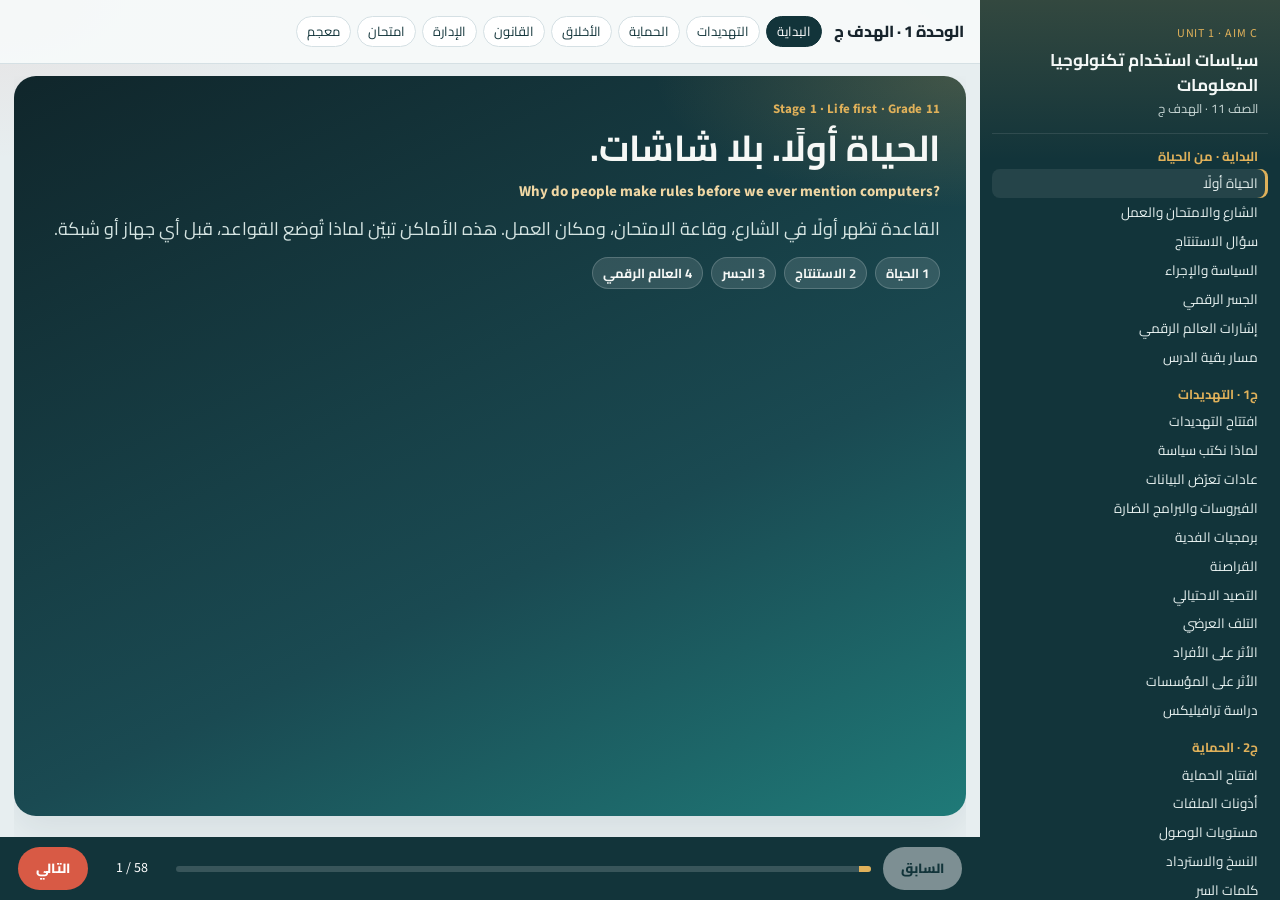
<file: index.html>
<!DOCTYPE html>
<html lang="ar" dir="rtl">
<head>
  <meta charset="UTF-8">
  <meta name="viewport" content="width=device-width, initial-scale=1">
  <title>الهدف ج | سياسات استخدام تكنولوجيا المعلومات</title>
  <link rel="preconnect" href="https://fonts.googleapis.com">
  <link rel="preconnect" href="https://fonts.gstatic.com" crossorigin>
  <link href="https://fonts.googleapis.com/css2?family=Cairo:wght@400;600;700;800&family=Source+Sans+3:wght@500;600;700&display=swap" rel="stylesheet">
  <link rel="stylesheet" href="styles.css">
</head>
<body data-page="home" data-next="c1.html">
<div class="app">
  <aside class="side" id="side"></aside>
  <div class="main">
    <header class="bar">
      <button class="menu-btn" id="btnMenu" type="button">الأقسام</button>
      <a href="index.html">الوحدة 1 · الهدف ج</a>
      <nav class="quick">
        <a href="index.html" aria-current="page">البداية</a>
        <a href="c1.html">التهديدات</a>
        <a href="c2.html">الحماية</a>
        <a href="c3.html">الأخلاق</a>
        <a href="c4.html">القانون</a>
        <a href="c5.html">الإدارة</a>
        <a href="امتحان-ج/index.html">امتحان</a>
        <a href="glossary.html">معجم</a>
      </nav>
    </header>
    <div class="deck">

      <section class="slide hero" id="home">
        <p class="kicker">Stage 1 · Life first · Grade 11</p>
        <h1>الحياة أولًا. بلا شاشات.</h1>
        <p class="en-title">Why do people make rules before we ever mention computers?</p>
        <p class="lead">القاعدة تظهر أولًا في الشارع، وقاعة الامتحان، ومكان العمل. هذه الأماكن تبيّن لماذا تُوضع القواعد، قبل أي جهاز أو شبكة.</p>
        <div class="stages">
          <span>1 الحياة</span>
          <span>2 الاستنتاج</span>
          <span>3 الجسر</span>
          <span>4 العالم الرقمي</span>
        </div>
      </section>

      <section class="slide" id="scenes">
        <p class="kicker">Stage 1 · The real-world mystery</p>
        <h2>ثلاثة أماكن. ألغِ القاعدة وانظر ماذا يبقى</h2>
        <p class="en-title">Streets, exams, and work — with the rules removed</p>
        <div class="grid-3">
          <article class="scene street">
            <svg class="art" viewBox="0 0 320 132" role="img" aria-label="تقاطع وإشارته مطفأة وسيارتان تقتربان من النقطة نفسها">
              <rect width="320" height="132" fill="#f7f3ee"/>
              <rect x="138" y="0" width="44" height="132" fill="#d9d3c8"/>
              <rect x="0" y="44" width="320" height="44" fill="#d9d3c8"/>
              <circle cx="118" cy="28" r="8" fill="#b9b3a8"/>
              <circle cx="118" cy="48" r="8" fill="#b9b3a8"/>
              <circle cx="118" cy="68" r="8" fill="#b9b3a8"/>
              <rect x="36" y="58" width="46" height="22" rx="5" fill="#d85a45"/>
              <rect x="230" y="52" width="46" height="22" rx="5" fill="#1c5460"/>
              <path d="M82 69 H150" stroke="#9d3b2c" stroke-width="2"/>
              <path d="M230 63 H176" stroke="#12343a" stroke-width="2"/>
              <text x="160" y="118" text-anchor="middle" fill="#9d3b2c" font-size="13">الإشارة مطفأة</text>
            </svg>
            <div class="body">
              <span class="kind life">واقع · شارع</span>
              <h3>قانون السير والإشارة</h3>
              <p>الإشارة مطفأة، وقانون السير غائب. كل سائق يمضي في اللحظة التي يختارها.</p>
            </div>
          </article>
          <article class="scene exam">
            <svg class="art" viewBox="0 0 320 132" role="img" aria-label="مقاعد امتحان وأوراق متشابهة بلا مراقب">
              <rect width="320" height="132" fill="#eef3f5"/>
              <rect x="40" y="36" width="70" height="46" rx="6" fill="#fff" stroke="#1c5460"/>
              <rect x="125" y="36" width="70" height="46" rx="6" fill="#fff" stroke="#1c5460"/>
              <rect x="210" y="36" width="70" height="46" rx="6" fill="#fff" stroke="#1c5460"/>
              <path d="M110 58 H125" stroke="#d85a45" stroke-width="2" stroke-dasharray="3 3"/>
              <path d="M195 58 H210" stroke="#d85a45" stroke-width="2" stroke-dasharray="3 3"/>
              <text x="160" y="112" text-anchor="middle" fill="#1c5460" font-size="13">بلا مراقب وبلا زمن</text>
            </svg>
            <div class="body">
              <span class="kind life">واقع · مدرسة</span>
              <h3>قاعة الامتحان</h3>
              <p>لا مراقب، ولا زمن. الورقة مفتوحة بين المقاعد.</p>
            </div>
          </article>
          <article class="scene work">
            <svg class="art" viewBox="0 0 320 132" role="img" aria-label="عقد عمل بجانب أدوات ورشة">
              <rect width="320" height="132" fill="#f8f4ea"/>
              <rect x="48" y="28" width="92" height="78" rx="8" fill="#fff" stroke="#c4923a"/>
              <path d="M64 50 H124 M64 66 H124 M64 82 H104" stroke="#c4923a" stroke-width="2"/>
              <rect x="170" y="48" width="92" height="28" rx="6" fill="#12343a"/>
              <text x="216" y="67" text-anchor="middle" fill="#fff" font-size="13">أجر · وقت · أمان</text>
              <text x="160" y="122" text-anchor="middle" fill="#7a4e12" font-size="13">من يحمي الطرفين؟</text>
            </svg>
            <div class="body">
              <span class="kind life">واقع · عمل</span>
              <h3>العقد وقانون العمل</h3>
              <p>لا عقد، ولا قانون. الأجر والساعة والأمان بلا نص يثبتهما.</p>
            </div>
          </article>
        </div>
      </section>

      <section class="slide" id="deduce">
        <p class="kicker">Stage 1 · Deduction</p>
        <h2>خمسة أسئلة قبل تسمية القاعدة</h2>
        <p class="en-title">What do the street, the exam hall, and the workplace share?</p>
        <ol class="qs">
          <li>ماذا يحدث في التقاطع حين تُطفأ الإشارة ويُلغى قانون السير معًا؟</li>
          <li>من يدفع الثمن هناك: من أسرع وحده، أم كل من كان على الطريق؟</li>
          <li>ماذا يبقى من معنى الدرجة إذا غاب المراقب والزمن من قاعة الامتحان؟</li>
          <li>لماذا يُكتب عقد ويوجد قانون للعمل، إن كان الوعد الشفهي ممكنًا بين الطرفين؟</li>
          <li>ما الذي تحميه القاعدة في الشارع والمدرسة والعمل، حتى قبل الوصول إلى أي جهاز؟</li>
        </ol>
      </section>

      <section class="slide" id="concept">
        <p class="kicker">Stage 2 · Decoding the concept</p>
        <h2>القاعدة درع: تحمي، ترتّب، وتعدل، وتمنع الانهيار</h2>
        <p class="en-title">A policy is a shield, and a procedure is how you hold it</p>
        <div class="shields">
          <div>حماية</div>
          <div>تنظيم</div>
          <div>عدل</div>
          <div>منع الانهيار</div>
        </div>
        <div class="grid-2">
          <article class="card">
            <span class="kind deduce">القاعدة</span>
            <h3><span class="t" data-en="Policy" data-say="Policy">سياسة</span></h3>
            <p>هي القاعدة والغاية. في الشارع: الأحمر يعني التوقف. في الامتحان: الدرجة تصف عمل صاحبها. في الورشة: الأجر مقابل عمل معلوم، في ساعات معلومة.</p>
          </article>
          <article class="def">
            <span class="kind deduce">الخطوات</span>
            <h3><span class="t" data-en="Procedure" data-say="Procedure">إجراء</span></h3>
            <p>هو التنفيذ خطوة بخطوة. عند الإشارة: تخفيف السرعة، الوقوف عند الخط، الانتظار، ثم الحركة مع الأخضر. في الامتحان: المقعد المحدد، الهاتف المغلق، وتسليم الورقة عند الزمن. في العمل: التوقيع، تسجيل الحضور، الإبلاغ عن الخطر، واستلام الأجر في موعده.</p>
          </article>
        </div>
        <p class="cap">سياسة بلا إجراء جملة على الجدار. إجراء بلا سياسة خطوات لا نعرف لماذا نؤديها.</p>
      </section>

      <section class="slide hero" id="bridge">
        <p class="kicker">Stage 3 · The bridge</p>
        <h1>وإن كان المكان جهازًا وبيانات؟</h1>
        <p class="en-title">The same logic crosses into the digital world</p>
        <p class="lead">رأينا أن الشارع والمدرسة ومكان العمل لا يعيشون بلا سياسة. السؤال الآن: ماذا عن أجهزتنا، وهواتفنا، وبياناتنا، وشبكات المؤسسة؟</p>
        <div class="grid-3">
          <article class="card"><h3>الشارع</h3><p>من يتحرك، ومتى يقف، حتى لا يصطدم أحد.</p></article>
          <article class="card"><h3>القاعة والورشة</h3><p>من يُحسب عمله، ومن يأخذ حقه، حتى لا تضيع العدالة.</p></article>
          <article class="card"><h3>الجهاز والشبكة</h3><p>من يدخل، ماذا يرى، وماذا يبقى إن تعطلت الإشارة الرقمية.</p></article>
        </div>
        <p class="cap" style="color:#d5e4e2">المنطق لم يتغير. الذي تغير هو مكان الحركة: من التقاطع إلى الملف والحساب.</p>
      </section>

      <section class="slide" id="digital">
        <p class="kicker">Stage 4 · IT realities and consequences</p>
        <h2>إشارات العالم الرقمي حين تنطفئ</h2>
        <p class="en-title">Digital chaos follows the same pattern as a street without lights</p>
        <div class="grid-2">
          <article class="scene street">
            <div class="body">
              <span class="kind digital">مثل تقاطع انطفأ</span>
              <h3>ترافيليكس، رأس سنة 2019</h3>
              <p>شركة عملات تعمل أنظمتها عبر العالم. بعد الهجوم أُطفئت الأنظمة، ورجع العمل إلى القلم والورق، وأُغلقت المواقع لحماية بيانات العملاء. الإشارة الرقمية انطفأت، فتوقف الطريق.</p>
            </div>
          </article>
          <article class="scene work">
            <div class="body">
              <span class="kind digital">مثل طريق أُغلق حتى يُدفع</span>
              <h3>برمجية الفدية</h3>
              <p>الملفات تُقفَل ويُطلب مال لفتحها. النسخة التي تعيش على الجهاز نفسه تُقفل معه. هذا انهيار عمل، لا عطل شاشة فقط.</p>
            </div>
          </article>
          <article class="scene exam">
            <div class="body">
              <span class="kind digital">مثل باب بلا قفل</span>
              <h3>كلمة سر ضعيفة، أو جهاز متروك مفتوحًا</h3>
              <p>كلمة قصيرة أو مشتركة بين الحسابات، وشاشة تبقى على البيانات في الاستراحة. من يمر يأخذ ما كان يجب أن تحميه القاعدة.</p>
            </div>
          </article>
          <article class="def">
            <span class="kind bridge">الإشارات الرقمية</span>
            <h3>أدوات الحماية هي قانون السير هنا</h3>
            <p>جدار الحماية يقرر ماذا يقف وماذا يمر. مكافحة الفيروسات تفحص ما دخل إلى الجهاز. مستويات الوصول تحدد من يحق له السير في هذا المسار.</p>
          </article>
        </div>
        <div class="lights">
          <article><strong>جدار الحماية</strong>إشارة التقاطع: دخول وخروج.</article>
          <article><strong>مكافحة الفيروسات</strong>فحص على الطريق قبل أن ينتشر الضرر.</article>
          <article><strong>مستوى الوصول</strong>من يحمل حق القيادة في هذا الشارع.</article>
        </div>
      </section>

      <section class="slide" id="route">
        <p class="kicker">After the bridge · Learning aim C</p>
        <h2>من الحياة إلى تفاصيل عيادة نبض</h2>
        <p class="en-title">What we will walk through, in this order</p>
        <p class="lead">الشارع والقاعة والورشة أعطت معنى السياسة. من هنا ينتقل المعنى إلى عيادة نبض: التهديد، والأثر، والإجراء، والقانون.</p>
        <div class="checks">
          <article class="card check">
            <h3><bdi class="ltr">1 · Threats</bdi></h3>
            <a href="c1.html#why-policy">لماذا تُكتب السياسة والإجراء</a>
            <a href="c1.html#habits">ست عادات بشرية شائعة</a>
            <a href="c1.html#malware">فيروس، فدية، قرصان، تصيد، تلف عرضي</a>
            <a href="c1.html#people">الأثر على الفرد ثم على المؤسسة</a>
            <a href="c1.html#travelex">ترافيليكس: من المعاملة إلى القلم والورقة</a>
          </article>
          <article class="card check">
            <h3><bdi class="ltr">2 · Protection</bdi></h3>
            <a href="c2.html#permissions">أذونات، مستويات وصول، نسخ، كلمات سر</a>
            <a href="c2.html#physical">قفل الجهاز والشهادات وبروتوكولات الأمان</a>
            <a href="c2.html#antivirus">مكافحة الفيروسات وجدار الحماية</a>
            <a href="c2.html#encrypt-store">تشفير المخزّن والمُرسَل</a>
            <a href="c2.html#protect-choice">أي تهديد يقابله أي إجراء</a>
          </article>
          <article class="card check">
            <h3><bdi class="ltr">3 · Ethics and law</bdi></h3>
            <a href="c3.html#privacy">خصوصية، بيئة، فجوة، آداب، قبعات</a>
            <a href="c4.html#cma">إساءة استخدام الحاسوب وحقوق النشر</a>
            <a href="c4.html#gdpr">حماية البيانات وحقوق المستهلك</a>
            <a href="c4.html#local">قانون البلد لا قانون الكتاب وحده</a>
            <a href="c5.html#policy-map">قواعد المهنة وإدارة المؤسسة</a>
          </article>
        </div>
      </section>

    </div>
  </div>
</div>
<div class="toast" id="toast" role="status"></div>
<script src="app.js"></script>
</body>
</html>
</file>
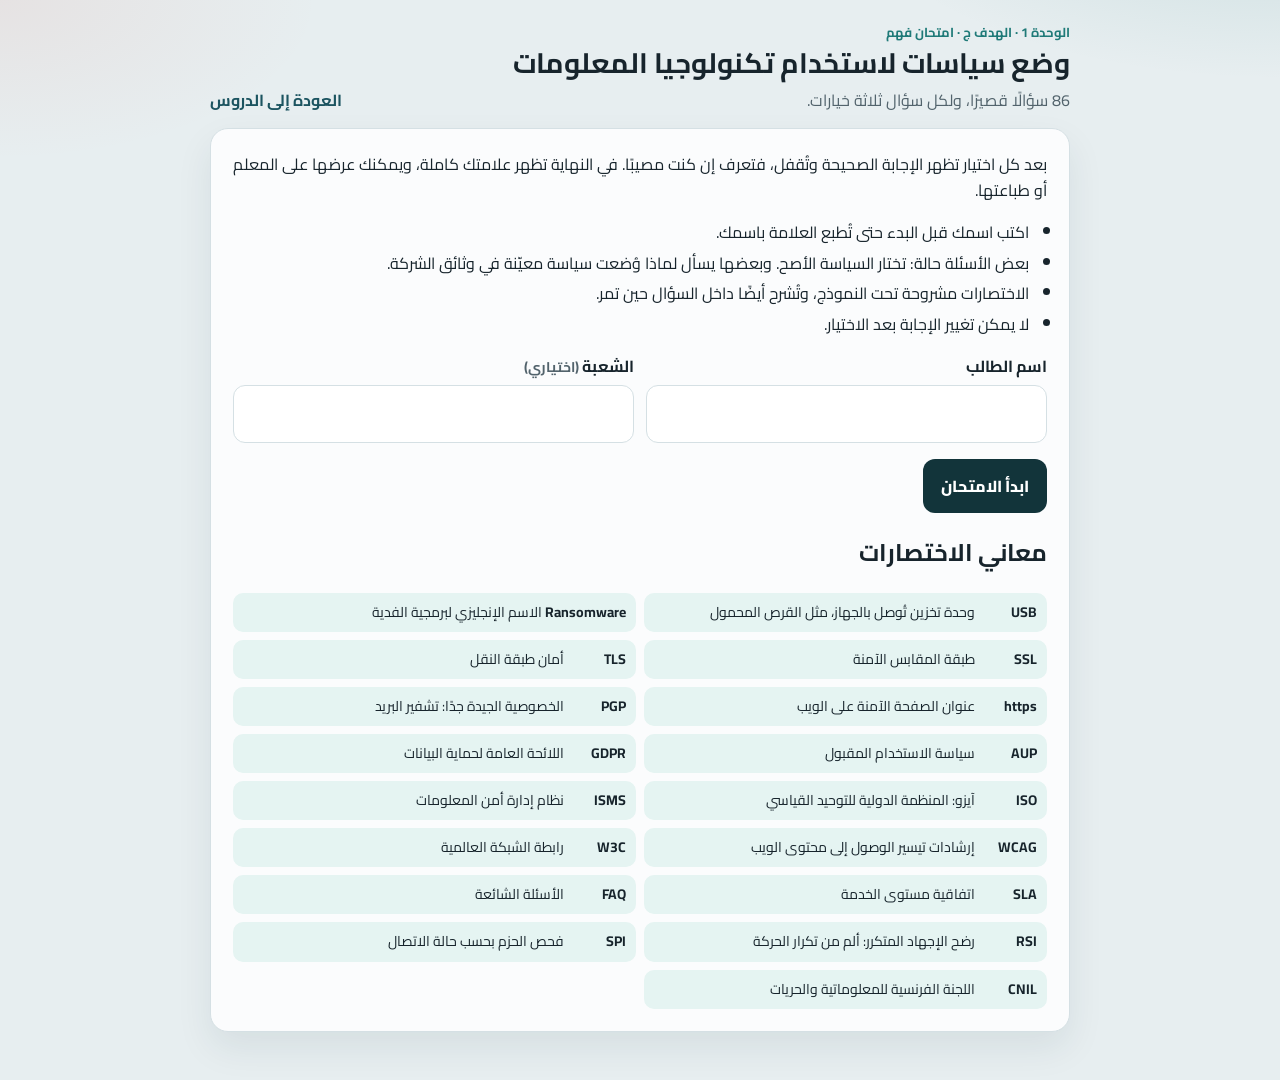
<file: امتحان-ج/index.html>
<!DOCTYPE html>
<html lang="ar" dir="rtl">
<head>
  <meta charset="UTF-8">
  <meta name="viewport" content="width=device-width, initial-scale=1">
  <title>امتحان فهم · الهدف ج</title>
  <link rel="preconnect" href="https://fonts.googleapis.com">
  <link rel="preconnect" href="https://fonts.gstatic.com" crossorigin>
  <link href="https://fonts.googleapis.com/css2?family=Cairo:wght@400;600;700;800&display=swap" rel="stylesheet">
  <link rel="stylesheet" href="exam.css">
</head>
<body>
  <div class="wrap" id="app"></div>
  <script src="exam.js"></script>
</body>
</html>
</file>
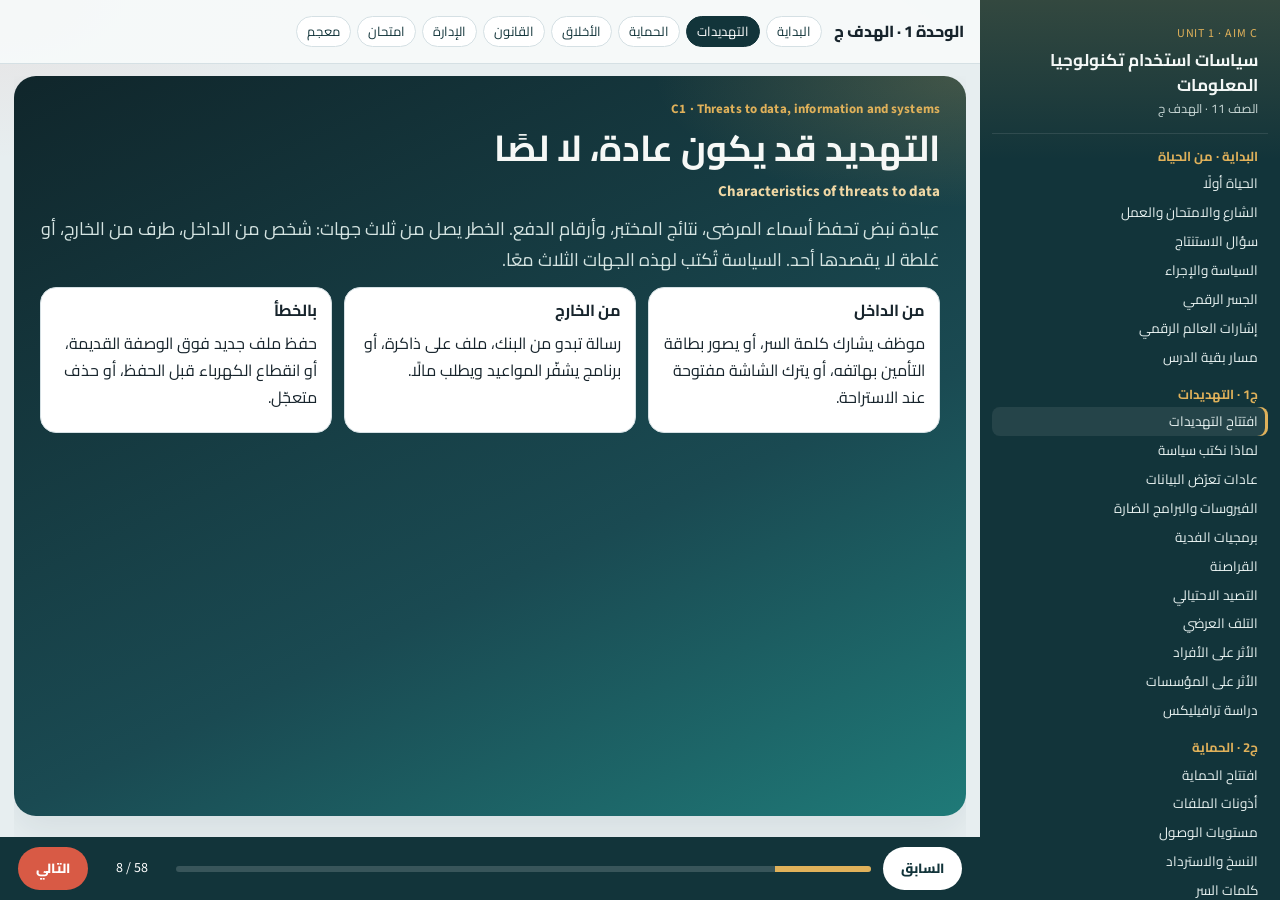
<file: c1.html>
<!DOCTYPE html>
<html lang="ar" dir="rtl">
<head>
  <meta charset="UTF-8">
  <meta name="viewport" content="width=device-width, initial-scale=1">
  <title>ج1 التهديدات | الهدف ج</title>
  <link rel="preconnect" href="https://fonts.googleapis.com">
  <link rel="preconnect" href="https://fonts.gstatic.com" crossorigin>
  <link href="https://fonts.googleapis.com/css2?family=Cairo:wght@400;600;700;800&family=Source+Sans+3:wght@500;600;700&display=swap" rel="stylesheet">
  <link rel="stylesheet" href="styles.css">
</head>
<body data-page="c1" data-prev="index.html" data-next="c2.html">
<div class="app">
  <aside class="side" id="side"></aside>
  <div class="main">
    <header class="bar">
      <button class="menu-btn" id="btnMenu" type="button">الأقسام</button>
      <a href="index.html">الوحدة 1 · الهدف ج</a>
      <nav class="quick">
        <a href="index.html">البداية</a>
        <a href="c1.html" aria-current="page">التهديدات</a>
        <a href="c2.html">الحماية</a>
        <a href="c3.html">الأخلاق</a>
        <a href="c4.html">القانون</a>
        <a href="c5.html">الإدارة</a>
        <a href="امتحان-ج/index.html">امتحان</a>
        <a href="glossary.html">معجم</a>
      </nav>
    </header>
    <div class="deck">

      <section class="slide hero" id="c1-open">
        <p class="kicker">C1 · Threats to data, information and systems</p>
        <h1>التهديد قد يكون عادة، لا لصًا</h1>
        <p class="en-title">Characteristics of threats to data</p>
        <p class="lead">عيادة نبض تحفظ أسماء المرضى، نتائج المختبر، وأرقام الدفع. الخطر يصل من ثلاث جهات: شخص من الداخل، طرف من الخارج، أو غلطة لا يقصدها أحد. السياسة تُكتب لهذه الجهات الثلاث معًا.</p>
        <div class="grid-3">
          <article class="card"><h3>من الداخل</h3><p>موظف يشارك كلمة السر، أو يصور بطاقة التأمين بهاتفه، أو يترك الشاشة مفتوحة عند الاستراحة.</p></article>
          <article class="card"><h3>من الخارج</h3><p>رسالة تبدو من البنك، ملف على ذاكرة، أو برنامج يشفّر المواعيد ويطلب مالًا.</p></article>
          <article class="card"><h3>بالخطأ</h3><p>حفظ ملف جديد فوق الوصفة القديمة، أو انقطاع الكهرباء قبل الحفظ، أو حذف متعجّل.</p></article>
        </div>
      </section>

      <section class="slide" id="why-policy">
        <p class="kicker">C1 · Why organisations set policies</p>
        <h2>السياسة تقول القاعدة، والإجراء يقول الخطوة</h2>
        <p class="en-title">Policies and procedures</p>
        <p class="lead">المؤسسة، صغيرة كانت أو كبيرة، تكتب <span class="t" data-en="Policy" data-say="Policy">سياسة</span> حتى تلتزم بالقواعد واللوائح. ولكل سياسة <span class="t" data-en="Procedure" data-say="Procedure">إجراء</span> يحوّل القاعدة إلى خطوات يستطيع الموظف تنفيذها.</p>
        <div class="grid-2">
          <svg class="diagram" viewBox="0 0 460 250" role="img" aria-label="السياسة قاعدة والإجراء خطوات">
            <rect x="24" y="28" width="180" height="190" rx="16" fill="#12343a"/>
            <text x="114" y="64" text-anchor="middle" fill="#e0b15a" font-size="16">السياسة</text>
            <text x="114" y="100" text-anchor="middle" fill="#fff" font-size="15">ماذا نمنع</text>
            <text x="114" y="128" text-anchor="middle" fill="#fff" font-size="15">وماذا نوجب</text>
            <text x="114" y="176" text-anchor="middle" fill="#d5e4e2" font-size="13">لا واتساب</text>
            <text x="114" y="196" text-anchor="middle" fill="#d5e4e2" font-size="13">لنتائج المختبر</text>
            <rect x="250" y="28" width="186" height="190" rx="16" fill="#e5f4f2" stroke="#1f7a78"/>
            <text x="343" y="64" text-anchor="middle" fill="#1f7a78" font-size="16">الإجراء</text>
            <text x="343" y="104" text-anchor="middle" fill="#12343a" font-size="14">1 ارفع الملف للحساب</text>
            <text x="343" y="130" text-anchor="middle" fill="#12343a" font-size="14">2 ضعه في سجل المريض</text>
            <text x="343" y="156" text-anchor="middle" fill="#12343a" font-size="14">3 احذف الصورة من الهاتف</text>
            <text x="343" y="182" text-anchor="middle" fill="#12343a" font-size="14">4 سجّل من نفّذ الخطوة</text>
          </svg>
          <div>
            <article class="story">
              <span class="tag">عيادة نبض</span>
              <p>جملة «احمِ بيانات المريض» لا تكفي موظفة الاستقبال في الزحمة. الإجراء يعطيها أربع خطوات، فتعرف ماذا تفعل حين يصل تقرير المختبر صورةً على هاتفها.</p>
            </article>
            <article class="def" style="margin-top:8px">
              <p>السياسة تُخبر الخارج أيضًا: المورد يرتدي معدات السلامة في موقع البناء، الزائر يعرف طريق الإخلاء، والعميل يعرف كيف يُرجع بضاعة معيبة. في تكنولوجيا المعلومات، السياسة تشرح كيف تحمي المؤسسة نفسها ومستخدميها من خرق الأمان.</p>
            </article>
          </div>
        </div>
      </section>

      <section class="slide" id="habits">
        <p class="kicker">C1 · Characteristics of threats to data</p>
        <h2>ست عادات تكفي لتعريض البيانات</h2>
        <p class="en-title">Common ways people put data at risk</p>
        <p>اختر عادة. الجملة تحت الأزرار تشرح ماذا يحدث في عيادة نبض بسببها.</p>
        <div data-picks>
          <div class="picks">
            <button type="button" data-note="كلمة مثل اسم الحيوان أو مدينة الميلاد أو تاريخه تُخمَن. في نبض، تاريخ ميلاد الطبيب مكتوب على باب العيادة.">كلمة سر واضحة</button>
            <button type="button" data-note="مشاركة كلمة السر مع زميلة المناوبة تعني أن السجل لم يعد يعرف من فتح ملف المريض.">إفشاء كلمة السر</button>
            <button type="button" data-note="الجهاز المفتوح عند دورة المياه جهازٌ بيد من يمر. قفل الشاشة إجراء، لا مجاملة.">ترك الجهاز مفتوحًا</button>
            <button type="button" data-note="كلمة واحدة للبريد والحجوزات والمختبر: تسريب واحد يفتح الأبواب كلها.">إعادة استخدام الدخول</button>
            <button type="button" data-note="صورة من غرفة الانتظار على حساب عام قد تُظهر اسمًا على الشاشة أو وجه مريض.">النشر قبل التفكير</button>
            <button type="button" data-note="هاتف الموظفة الشخصي يخرج من العيادة كل مساء. إن حُفظت عليه بطاقة تأمين، خرجت البيانات معه.">جهاز شخصي للعمل</button>
          </div>
          <p class="pick-note">اختر عادة من الستة. هذه هي الخصائص البشرية التي تبدأ منها أغلب الحوادث في المؤسسات الصغيرة.</p>
        </div>
        <article class="lab">
          <span class="tag">مصطلح</span>
          <p>استخدام الجهاز الشخصي في عمل المؤسسة يُسمى <span class="t" data-en="BYOD" data-say="bring your own device">أحضر جهازك</span>. السياسة تحدد: هل يُسمح، وأي بيانات يُمنع أن تبقى عليه، ومن يمسحه إذا استقال الموظف.</p>
        </article>
      </section>

      <section class="slide" id="malware">
        <p class="kicker">C1 · Viruses and other malware</p>
        <h2>الفيروس برنامج صُمم ليؤذي، لا ليزور فقط</h2>
        <p class="en-title">Viruses and other malware</p>
        <div class="grid-2">
          <svg class="diagram" viewBox="0 0 460 250" role="img" aria-label="طرق وصول البرنامج الضار: تنزيل وذاكرة ويب">
            <rect x="150" y="86" width="160" height="78" rx="14" fill="#12343a"/>
            <text x="230" y="118" text-anchor="middle" fill="#fff" font-size="16">جهاز الاستقبال</text>
            <text x="230" y="142" text-anchor="middle" fill="#e0b15a" font-size="13">ملفات المواعيد</text>
            <rect x="30" y="24" width="120" height="48" rx="10" fill="#fdecea" stroke="#d85a45"/>
            <text x="90" y="54" text-anchor="middle" fill="#9d3b2c" font-size="14">تنزيل برنامج</text>
            <rect x="310" y="24" width="120" height="48" rx="10" fill="#fdecea" stroke="#d85a45"/>
            <text x="370" y="54" text-anchor="middle" fill="#9d3b2c" font-size="14">ذاكرة USB</text>
            <rect x="170" y="186" width="120" height="48" rx="10" fill="#fdecea" stroke="#d85a45"/>
            <text x="230" y="216" text-anchor="middle" fill="#9d3b2c" font-size="14">ملف من الويب</text>
            <path d="M120 72 L190 100" stroke="#d85a45" stroke-width="2"/>
            <path d="M340 72 L280 100" stroke="#d85a45" stroke-width="2"/>
            <path d="M230 186 L230 164" stroke="#d85a45" stroke-width="2"/>
          </svg>
          <div>
            <p><span class="t" data-en="Malware" data-say="Malware">البرامج الضارة</span> عائلة واسعة. <span class="t" data-en="Virus" data-say="Virus">الفيروس</span> فرد منها: يتنقل من جهاز إلى جهاز، ويتلف الملفات، ويعرّض البيانات. الوصول غير المصرح به وحده جريمة أخرى. الفيروس يضيف الضرر.</p>
            <article class="impact risk">
              <h3>علامات مبكرة</h3>
              <p>تطبيق يتعطل مرارًا، أو مؤشر يتصرف بشكل غريب. في نبض: برنامج المواعيد يُغلق وحده كل عشر دقائق. هذه علامة فحص، قبل أن نفقد جدول الغد.</p>
            </article>
            <article class="think" style="margin-top:8px">
              <span class="tag">الحفظ</span>
              <p>الحفظ المتكرر والحفظ التلقائي يخففان أثر العطل. وتقييد المكالمات المزعجة والبريد غير المرغوب فيه طبقة تظهر مع التصيد.</p>
            </article>
          </div>
        </div>
      </section>

      <section class="slide" id="ransomware">
        <p class="kicker">C1 · Ransomware</p>
        <h2>الفدية تقفل الملف ثم تطلب الثمن</h2>
        <p class="en-title">Ransomware</p>
        <div class="grid-2">
          <article class="story">
            <span class="tag">عيادة نبض · صباح السبت</span>
            <h3>الشاشة تقول: ادفعوا لنرى مواعيد اليوم</h3>
            <p><span class="t" data-en="Ransomware" data-say="Ransomware">برمجية الفدية</span> تشفّر البيانات ثم تطلب مبلغًا لإعادتها. الطبيب يملك الأجهزة، ولا يملك جدول المرضى. الدفع لا يضمن عودة الملفات، والنسخة الموجودة على الجهاز نفسه تُشفَّر مع الأصل.</p>
          </article>
          <div>
            <article class="def">
              <h3>أمثلة وردت في المنهج</h3>
              <ul>
                <li>عام 2015 دفعت أقسام شرطة أمريكية فدية بعد أن عجز الخبراء عن إعادة الوصول.</li>
                <li>في فبراير 2016 تعطّل نحو 300 جهاز لدى مجلس لنكولنشاير.</li>
              </ul>
            </article>
            <article class="impact good" style="margin-top:8px">
              <h3>ما الذي يغيّر القصة</h3>
              <p>نسخة احتياطية بعيدة عن الجهاز المصاب، مجرَّبة بالاستعادة، تعيد العيادة إلى العمل من غير أن يصبح الدفع هو الخطة.</p>
            </article>
          </div>
        </div>
      </section>

      <section class="slide" id="hackers">
        <p class="kicker">C1 · Hackers</p>
        <h2>القرصان من يدخل بغير إذن المالك</h2>
        <p class="en-title">Hackers</p>
        <p class="lead"><span class="t" data-en="Hacker" data-say="Hacker">القرصان</span> يحاول الوصول إلى نظام تكنولوجيا المعلومات من غير إذن المالك أو المستخدم. الصورة أوسع من سرقة الهوية: هناك من يُوظَّف ليختبر الدفاع.</p>
        <div class="grid-3">
          <article class="impact risk">
            <h3>بغير عقد</h3>
            <p>شخص يدخل حجوزات نبض ليقرأ الأسماء أو يغيّر الأسعار. الإذن غائب، والضرر مقصود أو محتمل. هذا هو المعنى اليومي في هذه المحطة.</p>
          </article>
          <article class="impact good">
            <h3>بعقد واختبار</h3>
            <p><span class="t" data-en="Ethical hacker" data-say="ethical hacker">القرصان الأخلاقي</span> تعمل معه المؤسسة بإذن مكتوب، ليجد الثغرة قبل غير المأذون. التفصيل بين القبعات يأتي في محطة الأخلاق، لأن الفرق القانوني هو الإذن.</p>
          </article>
          <article class="story">
            <span class="tag">حساب قديم</span>
            <p>موظفة سابقة ما زالت كلمة سرها تعمل. الباب هنا تُرك مفتوحًا من الداخل. السياسة تلغي الحساب يوم انتهاء العمل.</p>
          </article>
        </div>
      </section>

      <section class="slide" id="phishing">
        <p class="kicker">C1 · Phishing</p>
        <h2>التصيد يطلب السر بلباس جهة نثق بها</h2>
        <p class="en-title">Phishing</p>
        <div class="grid-2">
          <article class="mail">
            <header>
              <div>من: <bdi>accounts@nabd-clinic.co</bdi></div>
              <div>إلى: محاسبة عيادة نبض</div>
              <div>الموضوع: سيتم إغلاق حسابكم خلال ساعة</div>
            </header>
            <div class="body">
              <p>عزيزتنا الموظفة، بنككم يطلب كلمة المرور ورمز البطاقة الآن وإلا أُلغي تحويل رواتب اليوم. <span class="flag">استعجال</span></p>
              <p>الرابط: <bdi>nabd-clinic-pay.net</bdi> <span class="flag">نطاق مختلف</span></p>
              <p>مرفق: فاتورة.zip <span class="flag">مرفق غير متوقع</span></p>
              <p class="muted">مثال تعليمي على الشريحة. هذه ليست رسالة حقيقية ولا يُعاد إرسالها.</p>
            </div>
          </article>
          <div>
            <p><span class="t" data-en="Phishing" data-say="Phishing">التصيد الاحتيالي</span> محاولة الحصول على معلومات بادعاء كاذب، عبر الهاتف أو البريد: بيانات شخصية أو تفاصيل مالية. الرسائل تتزيّا بزي بنوك مثل <bdi>HSBC</bdi> و<bdi>Santander</bdi>، أو جهات مألوفة مثل <bdi>PayPal</bdi> و<bdi>MSN</bdi>.</p>
            <article class="def">
              <h3>ماذا ترى العين في المثال</h3>
              <ul>
                <li>التهديد بالوقت القصير يدفع النقر قبل التفكير.</li>
                <li>اسم العيادة في النص، والنطاق في الرابط جهة أخرى.</li>
                <li>الطلب نفسه خطأ: البنك الحقيقي لا يطلب كلمة المرور بالبريد.</li>
              </ul>
            </article>
          </div>
        </div>
      </section>

      <section class="slide" id="accidental">
        <p class="kicker">C1 · Accidental damage</p>
        <h2>البيانات تضيع أيضًا من غير عدو</h2>
        <p class="en-title">Accidental damage</p>
        <div class="grid-3">
          <article class="card">
            <h3>قبل الحفظ</h3>
            <p>تطبيقات مثل Microsoft Office تذكّر بالحفظ. إن انقطع التيار أو توقف النظام قبل ذلك، يذهب العمل الذي لم يُحفظ. الحفظ التلقائي يقصّر هذه الفجوة.</p>
          </article>
          <article class="card">
            <h3>اسم في غير مكانه</h3>
            <p>الملف موجود، ونظنه ضاع لأنه حُفظ في مجلد التنزيلات باسم «نسخة نهائية ٢». التسمية والمكان جزء من الحماية.</p>
          </article>
          <article class="card">
            <h3>استبدال صامت</h3>
            <p>الحفظ فوق ملف أقدم يمسح النسخة السابقة. والحذف المتعجّل يتجاوز تنبيه البرنامج. في نبض: وصفة اليوم تستبدل وصفة الشهر الماضي إن كانتا بالاسم نفسه.</p>
          </article>
        </div>
        <article class="story">
          <span class="tag">وقفة</span>
          <p>إن توقف جهازك الآن، أي عمل تستطيع فتحه من مكان ثانٍ: واجبك، تقويمك، أم قائمة أرقامك؟ الجواب يريك إن كانت عادتك نسخة احتياطية أم أملًا.</p>
        </article>
      </section>

      <section class="slide" id="people">
        <p class="kicker">C1 · Impact of threats on individuals</p>
        <h2>على الفرد: وقت، جهاز، وذاكرة لا تُعاد</h2>
        <p class="en-title">Impact of threats to data, information and systems on individuals</p>
        <div class="statrow">
          <article class="stat"><b>توتر ووقت</b><p>رسالة تصيد تخدع شخصًا غير معتاد عليها، فيشارك بياناته ثم يقضي أيامًا في الإصلاح والقلق.</p></article>
          <article class="stat"><b>جهاز خارج الخدمة</b><p>الفيروس يوقف العمل المتوقع. الإصلاح عند مختص يترك صاحبه بلا أداة، وقد يصبح الجهاز الجديد أرخص من الإصلاح.</p></article>
          <article class="stat"><b>صور عمر</b><p>الألبوم صار ملفات. عطل قرص بسيط يمسح ذكريات لا نسخة ورقية لها. النسخ الاحتياطي حاجة بيت كما هو حاجة شركة.</p></article>
        </div>
        <article class="impact risk" style="margin-top:12px">
          <h3>أثر يتضاعف</h3>
          <p>حين يذهب الجهاز للإصلاح وفيه حسابات مفتوحة، تنتقل المخاطرة إلى من يستلمه. تسجيل الخروج ونسخة مشفّرة يقللان ما يراه المصلِح.</p>
        </article>
      </section>

      <section class="slide" id="organisations">
        <p class="kicker">C1 · Impact of threats on organisations</p>
        <h2>على المؤسسة: إنتاج، سمعة، وثقة تُبنى ببطء</h2>
        <p class="en-title">Impact of threats to data, information and systems on organisations</p>
        <div class="grid-2">
          <svg class="diagram" viewBox="0 0 440 230" role="img" aria-label="أثر التهديد ينتقل من النظام إلى الموظف والعميل والسمعة">
            <circle cx="220" cy="112" r="46" fill="#12343a"/>
            <text x="220" y="108" text-anchor="middle" fill="#fff" font-size="14">النظام</text>
            <text x="220" y="128" text-anchor="middle" fill="#e0b15a" font-size="13">توقف</text>
            <rect x="24" y="24" width="120" height="52" rx="10" fill="#fdecea" stroke="#d85a45"/>
            <text x="84" y="56" text-anchor="middle" fill="#9d3b2c" font-size="14">موظف متعطل</text>
            <rect x="296" y="24" width="120" height="52" rx="10" fill="#fdecea" stroke="#d85a45"/>
            <text x="356" y="56" text-anchor="middle" fill="#9d3b2c" font-size="14">عميل غاضب</text>
            <rect x="160" y="168" width="120" height="48" rx="10" fill="#f4efe4" stroke="#e0b15a"/>
            <text x="220" y="198" text-anchor="middle" fill="#7a4e12" font-size="14">سمعة أبطأ</text>
          </svg>
          <div>
            <p>التهديد يصيب المستخدمين كلهم والإنتاج معًا. قد تظهر مطالبات تعويض من موظفين أو عملاء، ويضيع عمل. خرق صغير، حتى لو بدت بياناته قليلة الحساسية، يهز الثقة. والجمهور حين ينزعج يحتاج وقتًا ومالًا حتى يعود.</p>
            <article class="story">
              <span class="tag">درس من المنهج</span>
              <p>تجربة سوني عام 2014 تُذكر هنا بوصفها أثر سمعة ومطالبات، لا بوصفها تعليمات. والفكرة الأقرب لنبض: إن توقف موقع الحجوزات «للصيانة فقط»، كثير من الناس يقرؤون التوقف على أنه «لا يُعتمد عليهم».</p>
            </article>
          </div>
        </div>
      </section>

      <section class="slide" id="travelex">
        <p class="kicker">C1 · Case study · Travelex</p>
        <h2>ترافيليكس: العملة تمشي على الشبكة حتى ليلة الهجوم</h2>
        <p class="en-title">Travelex online foreign exchange</p>
        <div class="grid-2">
          <div>
            <p>ترافيليكس بنك عملات عبر الإنترنت، يعمل في أكثر من 20 دولة، ومقره بيتربورو في المملكة المتحدة. بدأ عام 1976، وله أكثر من 900 صراف آلي أغلبها في المطارات، وشركاء مثل متاجر وبنوك من بينها <bdi>HSBC</bdi> و<bdi>Sainsbury's</bdi> وبنك أستراليا الوطني.</p>
            <ol class="steps">
              <li>السعر اليومي يُجلب فورًا ليحوّل عملة إلى أخرى.</li>
              <li>يُخصم المبلغ والرسوم: توصيل أو صراف.</li>
              <li>الدفع يأتي من بطاقة أو تحويل أو نقد.</li>
              <li>يُتحقق من الهوية حتى لا تُستخدم المعاملة لغسل الأموال.</li>
              <li>تُحجز الفئات من المخزون أو تُطلب من مورّد عبر ربط إلكتروني.</li>
            </ol>
          </div>
          <div>
            <article class="impact risk">
              <h3>ليلة رأس السنة 2019</h3>
              <p>هاجم متسللون الشبكة. مع بداية يناير 2020 توقفت الأنظمة مقابل فدية ذُكر أنها 6 ملايين دولار. عادت العمليات إلى القلم والورق، وأُغلقت المواقع حول العالم لحماية بيانات العملاء واحتواء الضرر.</p>
            </article>
            <article class="lab" style="margin-top:8px">
              <span class="tag">اختبر المعلومة</span>
              <p>1 كيف تنتقل البيانات بين العميل وترافيليكس وتُعالج؟</p>
              <button class="reveal-btn" type="button" data-label="أظهر محور النقاش">أظهر محور النقاش</button>
              <div class="reveal" hidden><p>السعر، الخصم، وسيلة الدفع، التحقق من الهوية، ثم تخصيص العملة عبر المورّد. كل خطوة نظام، ولذلك أسقط الهجوم السلسلة كلها.</p></div>
              <p style="margin-top:8px">2 اذكر ثلاثة أجهزة يستخدمها العميل.</p>
              <button class="reveal-btn" type="button" data-label="أظهر أمثلة الأجهزة">أظهر أمثلة الأجهزة</button>
              <div class="reveal" hidden><p>موقع الويب، الصراف في المطار، قارئ البطاقة، الهاتف عبر موقع مقارنة، أو بطاقة عملة تُحمَّل عليها القيمة.</p></div>
              <p style="margin-top:8px">3 ماذا يقدر القلم والورق، وأين يقف؟</p>
              <button class="reveal-btn" type="button" data-label="أظهر حد الورقة">أظهر حد الورقة</button>
              <div class="reveal" hidden><p>يسجّل عملية واحدة في فرع، ويتأخر في السعر اللحظي والتحقق من غسل الأموال وربط المورّدين. الورقة خطة طوارئ قصيرة، والسعة الحقيقية بقيت في النظام.</p></div>
            </article>
          </div>
        </div>
      </section>

    </div>
  </div>
</div>
<div class="toast" id="toast" role="status"></div>
<script src="app.js"></script>
</body>
</html>
</file>
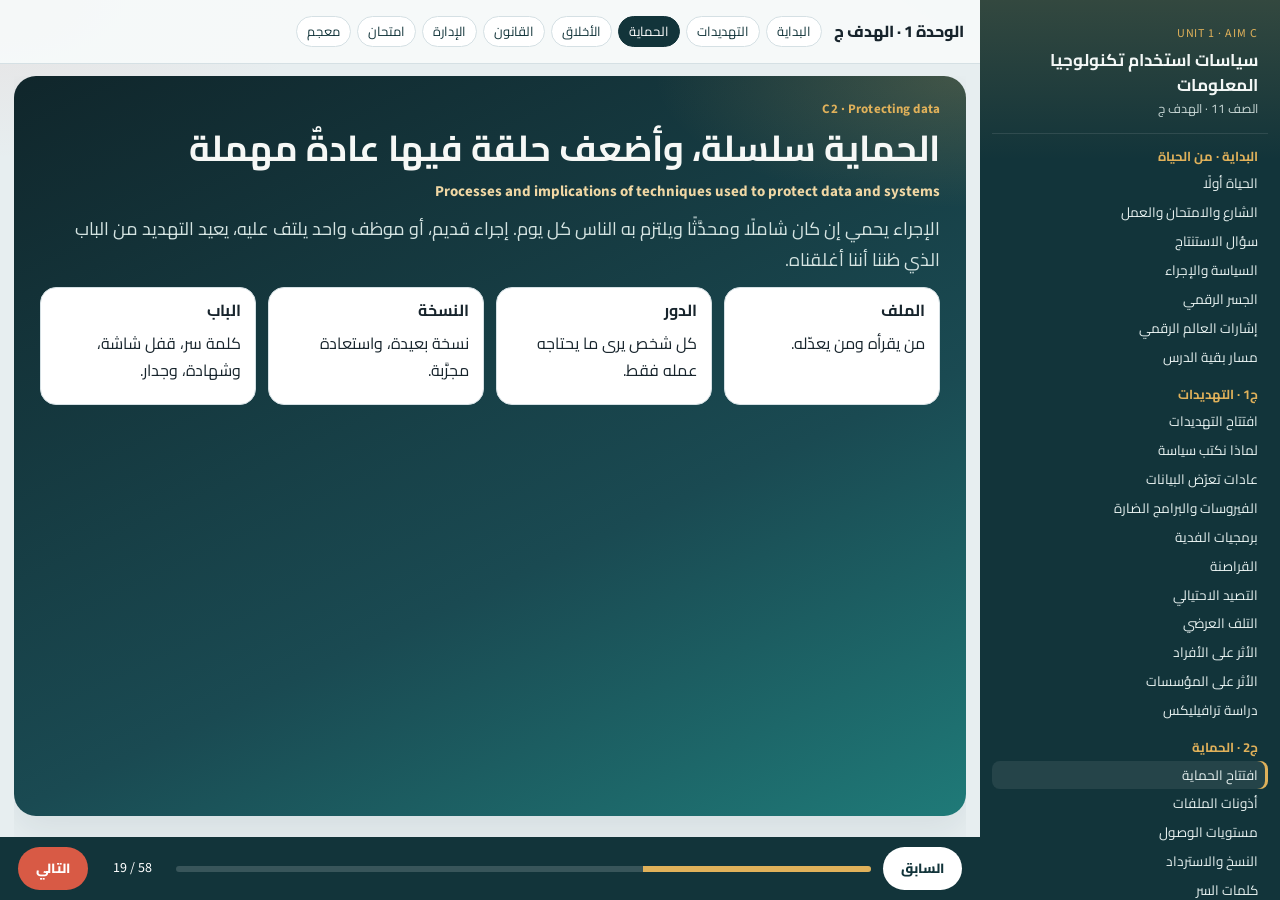
<file: c2.html>
<!DOCTYPE html>
<html lang="ar" dir="rtl">
<head>
  <meta charset="UTF-8">
  <meta name="viewport" content="width=device-width, initial-scale=1">
  <title>ج2 الحماية | الهدف ج</title>
  <link rel="preconnect" href="https://fonts.googleapis.com">
  <link rel="preconnect" href="https://fonts.gstatic.com" crossorigin>
  <link href="https://fonts.googleapis.com/css2?family=Cairo:wght@400;600;700;800&family=Source+Sans+3:wght@500;600;700&display=swap" rel="stylesheet">
  <link rel="stylesheet" href="styles.css">
</head>
<body data-page="c2" data-prev="c1.html" data-next="c3.html">
<div class="app">
  <aside class="side" id="side"></aside>
  <div class="main">
    <header class="bar">
      <button class="menu-btn" id="btnMenu" type="button">الأقسام</button>
      <a href="index.html">الوحدة 1 · الهدف ج</a>
      <nav class="quick">
        <a href="index.html">البداية</a>
        <a href="c1.html">التهديدات</a>
        <a href="c2.html" aria-current="page">الحماية</a>
        <a href="c3.html">الأخلاق</a>
        <a href="c4.html">القانون</a>
        <a href="c5.html">الإدارة</a>
        <a href="امتحان-ج/index.html">امتحان</a>
        <a href="glossary.html">معجم</a>
      </nav>
    </header>
    <div class="deck">

      <section class="slide hero" id="c2-open">
        <p class="kicker">C2 · Protecting data</p>
        <h1>الحماية سلسلة، وأضعف حلقة فيها عادةٌ مهملة</h1>
        <p class="en-title">Processes and implications of techniques used to protect data and systems</p>
        <p class="lead">الإجراء يحمي إن كان شاملًا ومحدَّثًا ويلتزم به الناس كل يوم. إجراء قديم، أو موظف واحد يلتف عليه، يعيد التهديد من الباب الذي ظننا أننا أغلقناه.</p>
        <div class="grid-4">
          <article class="card"><h3>الملف</h3><p>من يقرأه ومن يعدّله.</p></article>
          <article class="card"><h3>الدور</h3><p>كل شخص يرى ما يحتاجه عمله فقط.</p></article>
          <article class="card"><h3>النسخة</h3><p>نسخة بعيدة، واستعادة مجرَّبة.</p></article>
          <article class="card"><h3>الباب</h3><p>كلمة سر، قفل شاشة، وشهادة، وجدار.</p></article>
        </div>
      </section>

      <section class="slide" id="permissions">
        <p class="kicker">C2 · File permissions</p>
        <h2>أذن للملف: قراءة، أو قراءة وتعديل</h2>
        <p class="en-title">File permissions</p>
        <div class="grid-2">
          <svg class="diagram" viewBox="0 0 460 230" role="img" aria-label="ملف الوصفة للقراءة فقط وملف السجل قابل للتعديل من الطبيب">
            <rect x="30" y="40" width="180" height="150" rx="14" fill="#e5f4f2" stroke="#1f7a78"/>
            <text x="120" y="78" text-anchor="middle" fill="#1f7a78" font-size="16">نموذج الوصفة</text>
            <text x="120" y="112" text-anchor="middle" fill="#12343a" font-size="15">قراءة فقط</text>
            <text x="120" y="142" text-anchor="middle" fill="#52636c" font-size="13">التمريض يطبع</text>
            <text x="120" y="164" text-anchor="middle" fill="#52636c" font-size="13">ولا يغيّر الأصل</text>
            <rect x="250" y="40" width="180" height="150" rx="14" fill="#12343a"/>
            <text x="340" y="78" text-anchor="middle" fill="#e0b15a" font-size="16">سجل المريض</text>
            <text x="340" y="112" text-anchor="middle" fill="#fff" font-size="15">تعديل مسموح</text>
            <text x="340" y="142" text-anchor="middle" fill="#d5e4e2" font-size="13">للطبيب المعالج</text>
            <text x="340" y="164" text-anchor="middle" fill="#d5e4e2" font-size="13">من حسابه</text>
          </svg>
          <div>
            <p>تقييد الوصول يتم بكلمة مرور على الملف، أو بجعله <span class="t" data-en="Read-only" data-say="read only">للقراءة فقط</span> حتى لا يعدّله من يحتاج أن يراه فقط. المشاركة مع زميل لا تعني منحه حق المسح.</p>
            <article class="story">
              <span class="tag">نبض</span>
              <p>نموذج التقرير الطبي قالب ثابت. جعله للقراءة فقط يمنع أن تُحفظ ملاحظة اليوم فوق القالب فيضيع النموذج على الجميع.</p>
            </article>
          </div>
        </div>
      </section>

      <section class="slide" id="access">
        <p class="kicker">C2 · Access levels</p>
        <h2>كل دور يرى الطبقة التي يعمل عليها</h2>
        <p class="en-title">Access levels</p>
        <div class="table-wrap">
          <table>
            <thead><tr><th>الدور في نبض</th><th>ما يفتحه</th><th>ما يبقى مغلقًا</th></tr></thead>
            <tbody>
              <tr><td>الاستقبال</td><td>الموعد والهاتف</td><td>تشخيص الطبيب ومرفقات المختبر</td></tr>
              <tr><td>التمريض</td><td>الموعد وملاحظات العناية</td><td>حسابات المرضى والدفع</td></tr>
              <tr><td>المحاسبة</td><td>الفاتورة وطريقة الدفع</td><td>تفاصيل الحالة الطبية</td></tr>
              <tr><td>الطبيب</td><td>السجل الطبي لمن يعالجه</td><td>رواتب الموظفين</td></tr>
            </tbody>
          </table>
        </div>
        <p>هذا معنى <span class="t" data-en="Access level" data-say="access level">مستوى الوصول</span>: عدد أقل من الناس يستطيع إتلاف البيانات أو قراءتها. في قاعدة البيانات، قد يُسمح لشخص بالاستعلام، ويُطلب إذن خاص لإضافة سجل أو حذفه.</p>
      </section>

      <section class="slide" id="backup">
        <p class="kicker">C2 · Backup and recovery</p>
        <h2>النسخة التي على الجهاز نفسه تغرق معه</h2>
        <p class="en-title">Backup and recovery procedures</p>
        <div class="grid-2">
          <div>
            <article class="card">
              <h3><span class="t" data-en="Incremental backup" data-say="incremental backup">نسخ تزايدي</span></h3>
              <p>ينسخ ما تغيّر منذ النسخة السابقة. مناسب كل يوم لملفات المواعيد لأنه أصغر وأسرع.</p>
            </article>
            <article class="card">
              <h3><span class="t" data-en="Full backup" data-say="full backup">نسخ كامل</span></h3>
              <p>نسخة لكل شيء في موعد أبعد، شهريًا مثلًا، حسب حجم المؤسسة. يشمل الملفات ومحتويات الخوادم والعمليات.</p>
            </article>
            <article class="impact good">
              <h3><span class="t" data-en="Disaster recovery" data-say="disaster recovery">الاسترداد بعد كارثة</span></h3>
              <p>خطة تعيد العمل إلى نقطة معروفة. المؤسسات الكبيرة تجهّز موقعًا بديلًا، أو نسخة خارج المبنى، أو عقدًا مع جهة تشغّل النسخ في مركز خوادم متنقل خلال ساعات.</p>
            </article>
          </div>
          <div>
            <svg class="diagram" viewBox="0 0 420 280" role="img" aria-label="ثلاث نسخ: الجهاز، قرص خارج المكتب، ونسخة سحابية في بلد معروف">
              <rect x="30" y="30" width="110" height="70" rx="10" fill="#fdecea" stroke="#d85a45"/>
              <text x="85" y="62" text-anchor="middle" fill="#9d3b2c" font-size="14">الجهاز</text>
              <text x="85" y="82" text-anchor="middle" fill="#9d3b2c" font-size="12">الأصل</text>
              <rect x="155" y="110" width="110" height="70" rx="10" fill="#f4efe4" stroke="#c4923a"/>
              <text x="210" y="142" text-anchor="middle" fill="#7a4e12" font-size="14">قرص خارجي</text>
              <text x="210" y="162" text-anchor="middle" fill="#7a4e12" font-size="12">في درج آخر</text>
              <rect x="280" y="190" width="110" height="70" rx="10" fill="#e5f4f2" stroke="#1f7a78"/>
              <text x="335" y="222" text-anchor="middle" fill="#12343a" font-size="14">نسخة بعيدة</text>
              <text x="335" y="242" text-anchor="middle" fill="#12343a" font-size="12">بلدها معروف</text>
              <path d="M85 100 V145 H155" fill="none" stroke="#1c5460" stroke-width="2"/>
              <path d="M210 180 V210 H280" fill="none" stroke="#1c5460" stroke-width="2"/>
            </svg>
            <p class="cap">الاستعادة التلقائية، مثل التراجع عن حذف أو استرداد ملف بعد إغلاق مفاجئ، تساعد الفرد. المؤسسة تحتاج الخطة المكتوبة فوق ذلك. واختبار الاستعادة جزء من الإجراء، لأن نسخة لا تُفتح نسخة شكلية.</p>
          </div>
        </div>
      </section>

      <section class="slide" id="passwords">
        <p class="kicker">C2 · Passwords</p>
        <h2>كلمة السر تُعامل كرقم البطاقة</h2>
        <p class="en-title">Passwords</p>
        <div class="grid-3">
          <article class="card">
            <h3>واضحة</h3>
            <div class="meter"><span class="low"></span></div>
            <p><bdi>nabd123</bdi> قصيرة، وفيها اسم المكان. تُعاد على البريد وعلى الحجوزات. تسريب واحد يفتح الباقي.</p>
          </article>
          <article class="card">
            <h3>محفوظة في ملف</h3>
            <div class="meter"><span class="mid"></span></div>
            <p>كلمة طويلة داخل مستند اسمه «كلمات السر» على سطح المكتب. الملف أصبح المفتاح كله.</p>
          </article>
          <article class="card">
            <h3>طويلة ومتنوعة</h3>
            <div class="meter"><span class="high"></span></div>
            <p>من 12 إلى 14 رمزًا، فيها أحرف كبيرة وصغيرة وأرقام ورموز، ومختلفة لكل حساب. مثال الشكل فقط، لا يُستخدم نفسه لأنه صار عامًا على هذه الشريحة.</p>
          </article>
        </div>
        <article class="def">
          <p>لا تُشارَك كلمة السر مع من نثق به. المواقع المالية قد تطلب كلمة إضافية. من يخاف النسيان يستخدم <span class="t" data-en="Password manager" data-say="password manager">مخزن كلمات سر</span> مثل 1Password أو LastPass، بدل دفتر على الجهاز أو ملف نصي.</p>
        </article>
      </section>

      <section class="slide" id="physical">
        <p class="kicker">C2 · Physical access control</p>
        <h2>الشاشة المفتوحة باب، حتى وأنت في المبنى</h2>
        <p class="en-title">Physical access control</p>
        <div class="grid-2">
          <article class="story">
            <span class="tag">استراحة عشر دقائق</span>
            <p>طبيب نبض يترك العيادة والجهاز على سجل المريض. من يدخل الغرفة يرى التشخيص. قفل الشاشة، أو إيقاف التشغيل، أو أخذ الجهاز إن كان لوحيًا، يغلق هذا الباب الفوري. والخروج الكامل من الحساب أغلق من تصغير النافذة.</p>
          </article>
          <article class="def">
            <h3><span class="t" data-en="Physical access control" data-say="physical access control">التحكم الفعلي في الوصول</span></h3>
            <ul>
              <li>قفل الجلسة عند مفارقة الجهاز.</li>
              <li>تسجيل خروج من النظام ومن الحسابات.</li>
              <li>أبواب لغرف الخوادم، ومن يسجّل دخوله إليها.</li>
              <li>حماية الكوابل ونقاط الشبكة حتى لا يُوصَل جهاز غريب في الممر.</li>
            </ul>
          </article>
        </div>
      </section>

      <section class="slide" id="certificates">
        <p class="kicker">C2 · Digital certificates and protocols</p>
        <h2>الشهادة تثبت الهوية، والبروتوكول يرتب الكلام</h2>
        <p class="en-title">Digital certificates and security protocols</p>
        <div class="grid-2">
          <article class="card">
            <h3><span class="t" data-en="Digital certificate" data-say="digital certificate">شهادة رقمية</span></h3>
            <p>رمز فريد تصدره جهة تحقق، يُشبه جواز السفر في المعاملة: تحويل مال أو طلب كشف حساب. وتُسمى أحيانًا شهادة المفتاح العام. هيئة الشهادات تصدرها أيضًا للمواقع حتى يعمل قفل <bdi>https</bdi>.</p>
            <p>في نبض: موقع الحجوزات بشهادة سارية يعني أن المتصفح يتحدث مع موقع العيادة، لا مع صفحة تشبه اسمها.</p>
          </article>
          <article class="card">
            <h3><span class="t" data-en="Protocol" data-say="Protocol">بروتوكول</span></h3>
            <p>اتفاق بين الأجهزة على طريقة الاتصال. لنقل البيانات بأمان يُستخدم تشفير <span class="t" data-en="SSL" data-say="S S L, Secure Sockets Layer">طبقة المقابس الآمنة</span> أو <span class="t" data-en="TLS" data-say="T L S, Transport Layer Security">أمان طبقة النقل</span>، وكلاهما يعتمد تشفير المفتاح العام.</p>
            <p>وهناك بروتوكولات بشرية: قواعد كلمة السر، وقواعد استخدام الجهاز. كثرتها تصعّب التذكر، لذلك تُجمع في صفحة واحدة ويُدرَّب عليها الناس.</p>
          </article>
        </div>
      </section>

      <section class="slide" id="antivirus">
        <p class="kicker">C2 · Antivirus software</p>
        <h2>مكافحة الفيروسات تفحص الملف، ولها ثمن على الجهاز</h2>
        <p class="en-title">Features, characteristics and implications of antivirus software</p>
        <div class="grid-2">
          <div>
            <p>برامج مثل <bdi>Kaspersky</bdi> و<bdi>McAfee</bdi> و<bdi>AVG</bdi> و<bdi>Norton</bdi>، كما يذكرها المنهج، تبحث عن محاولات إتلاف النظام أو الملفات وتوقفها. تعمل قبل بدء الاستخدام، وتبقى شغّالة، وتحدّث قواعدها. بعضها يجلب التحديثات عبر السحابة.</p>
            <ul class="steps">
              <li><span class="t" data-en="Real-time scanning" data-say="real time scanning">فحص آني</span> عند فتح الملف أو حفظه.</li>
              <li>فحص كامل للجهاز في موعد دوري.</li>
              <li>تحليل يبحث عن سلوك يشبه الفيروسات، إضافة إلى الفيروس المعروف.</li>
              <li>قاعدة تعريفات تتحدث حتى تعرف الجديد.</li>
            </ul>
          </div>
          <div>
            <article class="impact risk">
              <h3>الأثر</h3>
              <p>الفحص الدائم يزيد الحمل على المعالج والذاكرة والقرص. وعلى شبكة أوسع، أو عند استخدام السحابة، يزيد سطح التعرض، فتشتد الحاجة إلى التحديث. برنامج متوقف «لتسريع الجهاز» يترك الملفات بلا فحص.</p>
            </article>
            <article class="lab" style="margin-top:8px">
              <span class="tag">شخصي أم عيادة</span>
              <p>النسخة المجانية قد تكفي جهازًا بيتًا إن كانت التعريفات تتحدث. العيادة تحتاج اشتراكًا يغطي عدة أجهزة، وإدارة مركزية، ودعمًا حين يصيب برنامج المواعيد عطل. الفرق يظهر في الميزات والتكلفة والتأثير في البرامج الأخرى.</p>
            </article>
          </div>
        </div>
      </section>

      <section class="slide" id="firewall">
        <p class="kicker">C2 · Firewalls</p>
        <h2>الجدار يراقب الطريق، ولا يفتح الملف</h2>
        <p class="en-title">Features, characteristics and implications of firewalls</p>
        <div class="grid-2">
          <svg class="diagram" viewBox="0 0 460 240" role="img" aria-label="جدار الحماية على الباب وبرنامج الفيروسات داخل الغرفة">
            <rect x="70" y="30" width="320" height="180" rx="16" fill="#f7fbfb" stroke="#1c5460"/>
            <text x="230" y="58" text-anchor="middle" fill="#12343a" font-size="15">شبكة العيادة</text>
            <rect x="40" y="90" width="70" height="70" rx="10" fill="#d85a45"/>
            <text x="75" y="122" text-anchor="middle" fill="#fff" font-size="13">الطريق</text>
            <text x="75" y="142" text-anchor="middle" fill="#fff" font-size="13">العام</text>
            <rect x="150" y="96" width="86" height="58" rx="8" fill="#12343a"/>
            <text x="193" y="122" text-anchor="middle" fill="#fff" font-size="13">جدار</text>
            <text x="193" y="140" text-anchor="middle" fill="#e0b15a" font-size="12">حماية</text>
            <rect x="280" y="90" width="90" height="70" rx="10" fill="#e5f4f2" stroke="#1f7a78"/>
            <text x="325" y="122" text-anchor="middle" fill="#12343a" font-size="13">فحص</text>
            <text x="325" y="142" text-anchor="middle" fill="#12343a" font-size="13">الملفات</text>
          </svg>
          <div>
            <p><span class="t" data-en="Firewall" data-say="Firewall">جدار الحماية</span> يقرر ما يدخل من حركة الشبكة وما يخرج. يختلف عمله عن مكافحة الفيروسات. قد يكون جهازًا داخل <span class="t" data-en="Router" data-say="Router">الموجّه</span>، أو برنامجًا على الجهاز نفسه. البرنامج المحلي أنسب للأفراد، ويُثبَّت على الجهاز لا على الشبكة فقط.</p>
            <article class="def">
              <p>الحماية البسيطة تغلق الدخول من الخارج. الحماية الأدق <span class="t" data-en="SPI" data-say="stateful packet inspection">فحص الحزم بحسب حالة الاتصال</span>: تنظر في مصدر الحزمة وهل تتبع اتصالًا قائمًا. ضبط الجدار مهارة، والخطأ فيه يبطئ الشبكة أو يفتح ما أردنا إغلاقه. المستخدم قد يضعفه ليدخل موقعًا محظورًا أو ليسرع الجهاز، لذلك السياسة تمنع إيقافه، والتحديث يأتي متى توفر.</p>
            </article>
          </div>
        </div>
      </section>

      <section class="slide" id="encrypt-store">
        <p class="kicker">C2 · Encryption of stored data</p>
        <h2>تشفير ما هو محفوظ: ثلاثة أشكال</h2>
        <p class="en-title">Encryption methods for stored data</p>
        <div class="grid-3">
          <article class="card">
            <h3><span class="t" data-en="Hash" data-say="Hash">تجزئة</span></h3>
            <p>توقيع بطول ثابت للنص. تفيد في معرفة أن الملف تغيّر، أو في حفظ أثر كلمة السر من غير حفظ الكلمة نفسها.</p>
          </article>
          <article class="card">
            <h3><span class="t" data-en="Private key" data-say="private key encryption">مفتاح خاص</span></h3>
            <p>المفتاح نفسه يشفّر ويفك. من يملكه يقرأ المحتوى. مناسب لملف العيادة إن بقي المفتاح عند من له حق الوصول.</p>
          </article>
          <article class="card">
            <h3><span class="t" data-en="Public key" data-say="public key encryption">مفتاح عام</span></h3>
            <p>المفتاح العام يشفّر باتجاه واحد. المفتاح الخاص السري المطابق هو الذي يفك. ننشر العام، ونحرس الخاص.</p>
          </article>
        </div>
        <div class="grid-2">
          <article class="impact risk"><h3>ضاع المفتاح</h3><p>قد يتعذر فك البيانات نهائيًا. لذلك حفظ المفتاح إجراء مستقل عن حفظ الملف.</p></article>
          <article class="impact risk"><h3>وُزّع المفتاح</h3><p>طريقة إعطائه لمن يحق له تفتح خطرًا جديدًا: رسالة فيها المفتاح، أو نسخة على هاتف شخصي.</p></article>
        </div>
      </section>

      <section class="slide" id="encrypt-transit">
        <p class="kicker">C2 · Encryption during transmission</p>
        <h2>البريد العادي بطاقة مكشوفة في الطريق</h2>
        <p class="en-title">Encryption of data in transit</p>
        <div class="grid-2">
          <article class="def">
            <p>البيانات في الطريق ليست آمنة لمجرد أنها «أُرسلت». بريد بنص عادي يستطيع من على المسار قراءته. تشفير الإرسال لازم للمعلومات السرية. صفحات <bdi>https</bdi> تستفيد من SSL أو TLS. ويمكن تشفير حركة الشبكة على نطاق أوسع.</p>
            <p><span class="t" data-en="PGP" data-say="P G P, Pretty Good Privacy">الخصوصية الجيدة جدًا</span> تشفّر محتوى الرسالة. تسافر الرسالة، ولا تُقرأ بغير مفتاح فكها.</p>
          </article>
          <article class="story">
            <span class="tag">جلسة بنك قُطعت</span>
            <p>في المعاملة المصرفية تُشفَّر البيانات وتُفك عند صاحب الحساب. إن قام من الجهاز في مقهى، أو استخدم جهازًا عامًا، فمن يجلس بعده يرى الجلسة المفتوحة. الإجراء: أتمم العملية، أغلقها، وتجنب الأجهزة العامة للمال والمرضى.</p>
          </article>
        </div>
        <p class="cap">إن انقطع النقل أثناء البيانات المشفرة فقد تكتمل عملية فك في الطرف الآخر في توقيت سيئ. لذلك تُغلق الجلسة الحساسة قبل الابتعاد، ولا تُترك على شاشة مشتركة.</p>
      </section>

      <section class="slide" id="protect-choice">
        <p class="kicker">C2 · Match the first control</p>
        <h2>أي إجراء نذكره أولًا؟</h2>
        <p class="en-title">Choosing a control for a threat</p>
        <p>اختر موقفًا من عيادة نبض. الجملة تقول أول إجراء يناسبه، لا كل الإجراءات الممكنة.</p>
        <div data-picks>
          <div class="match">
            <button type="button" data-note="أول إجراء: نسخة بعيدة عن الجهاز ومجرَّبة. مكافحة الفيروسات تقلل الوصول إلى هنا، ولا تعيد ملفًا شُفّر.">فدية شفّرت المواعيد</button>
            <button type="button" data-note="أول إجراء: قفل الشاشة وتسجيل الخروج. الصلاحيات لا تحمي شاشة تُركت مفتوحة على السجل.">طبيب ترك الجهاز في الاستراحة</button>
            <button type="button" data-note="أول إجراء: تدريب يقول إن البنك لا يطلب كلمة السر، مع منع فتح المرفق. الجدار لا يقرأ نيّة الرسالة.">رسالة تشبه البنك</button>
            <button type="button" data-note="أول إجراء: مستويات وصول. الاستقبال يرى الموعد، والتشخيص يبقى لحساب الطبيب.">موظفة فتحت تشخيصًا لا يخص عملها</button>
            <button type="button" data-note="أول إجراء: كلمة طويلة مختلفة لكل حساب، داخل مخزن كلمات. تغيير كلمة واحدة بعد التسريب لا يكفي إن كانت تُستخدم في كل مكان.">كلمة واحدة للبريد والحجوزات</button>
            <button type="button" data-note="أول إجراء: اتصال موقع بقفل شهادة سارية، وجدار على الموجّه. الشبكة العامة مكان سيئ لجلسة دفع مفتوحة.">دفع من شبكة المقهى</button>
          </div>
          <p class="pick-note">اختر موقفًا. الحماية الجيدة تسمي الإجراء الذي يغلق هذا الباب تحديدًا.</p>
        </div>
      </section>

    </div>
  </div>
</div>
<div class="toast" id="toast" role="status"></div>
<script src="app.js"></script>
</body>
</html>
</file>
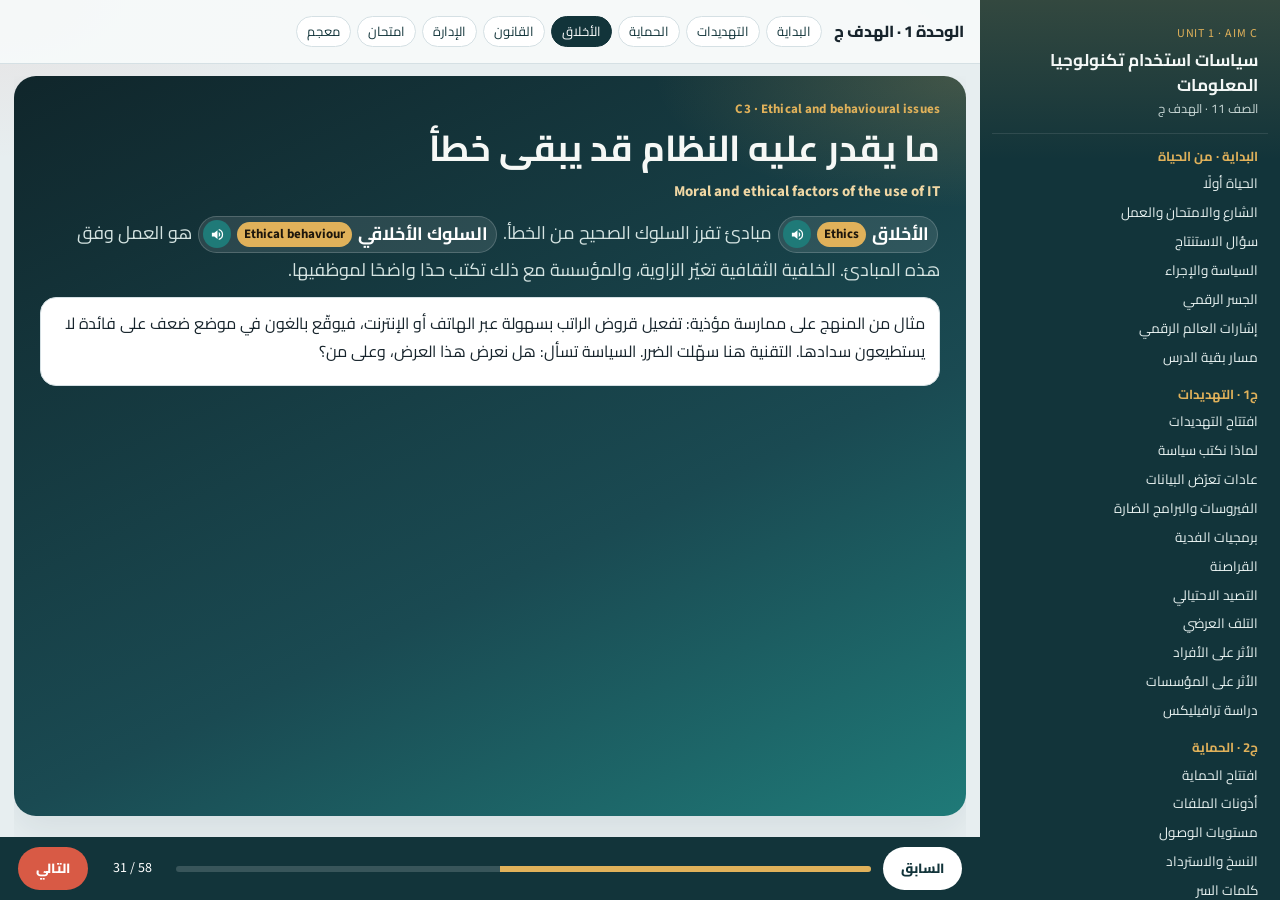
<file: c3.html>
<!DOCTYPE html>
<html lang="ar" dir="rtl">
<head>
  <meta charset="UTF-8">
  <meta name="viewport" content="width=device-width, initial-scale=1">
  <title>ج3 الأخلاق | الهدف ج</title>
  <link rel="preconnect" href="https://fonts.googleapis.com">
  <link rel="preconnect" href="https://fonts.gstatic.com" crossorigin>
  <link href="https://fonts.googleapis.com/css2?family=Cairo:wght@400;600;700;800&family=Source+Sans+3:wght@500;600;700&display=swap" rel="stylesheet">
  <link rel="stylesheet" href="styles.css">
</head>
<body data-page="c3" data-prev="c2.html" data-next="c4.html">
<div class="app">
  <aside class="side" id="side"></aside>
  <div class="main">
    <header class="bar">
      <button class="menu-btn" id="btnMenu" type="button">الأقسام</button>
      <a href="index.html">الوحدة 1 · الهدف ج</a>
      <nav class="quick">
        <a href="index.html">البداية</a>
        <a href="c1.html">التهديدات</a>
        <a href="c2.html">الحماية</a>
        <a href="c3.html" aria-current="page">الأخلاق</a>
        <a href="c4.html">القانون</a>
        <a href="c5.html">الإدارة</a>
        <a href="امتحان-ج/index.html">امتحان</a>
        <a href="glossary.html">معجم</a>
      </nav>
    </header>
    <div class="deck">

      <section class="slide hero" id="c3-open">
        <p class="kicker">C3 · Ethical and behavioural issues</p>
        <h1>ما يقدر عليه النظام قد يبقى خطأ</h1>
        <p class="en-title">Moral and ethical factors of the use of IT</p>
        <p class="lead"><span class="t" data-en="Ethics" data-say="Ethics">الأخلاق</span> مبادئ تفرز السلوك الصحيح من الخطأ. <span class="t" data-en="Ethical behaviour" data-say="ethical behaviour">السلوك الأخلاقي</span> هو العمل وفق هذه المبادئ. الخلفية الثقافية تغيّر الزاوية، والمؤسسة مع ذلك تكتب حدًا واضحًا لموظفيها.</p>
        <article class="card">
          <p>مثال من المنهج على ممارسة مؤذية: تفعيل قروض الراتب بسهولة عبر الهاتف أو الإنترنت، فيوقّع بالغون في موضع ضعف على فائدة لا يستطيعون سدادها. التقنية هنا سهّلت الضرر. السياسة تسأل: هل نعرض هذا العرض، وعلى من؟</p>
        </article>
      </section>

      <section class="slide" id="privacy">
        <p class="kicker">C3 · Privacy</p>
        <h2>الخصوصية حدّ، حتى في المكان العام</h2>
        <p class="en-title">Privacy</p>
        <div class="grid-2">
          <article class="story">
            <span class="tag">غرفة انتظار نبض</span>
            <p>موظفة تنادي: «أبو عمر، نتيجة السكري وصلت، ورقمك 07…». الصف كله سمع الاسم والحالة وبداية الرقم. ومثلها موظف فندق يكرر عنوان الضيف، أو عيادة تطلب تاريخ الميلاد بصوت عالٍ للتحقق.</p>
          </article>
          <article class="def">
            <h3>ما يُعد تجاوزًا</h3>
            <ul>
              <li>قراءة رسائل غيرك أو الاستماع إلى مكالمته من غير دعوة.</li>
              <li>تصوير الناس أو تسجيلهم ثم نشر المقطع من غير إذنهم.</li>
              <li>مكالمة عمل حساسة في مقهى، أو صوت في عربة هادئة أو مكتبة.</li>
            </ul>
          </article>
        </div>
        <article class="lab">
          <span class="tag">بعد أن تُرفع البيانات</span>
          <p>من يخزّنها؟ في أي بلد؟ من يصل إليها؟ وماذا تقول سياسة الخصوصية التي ضغطنا «موافق» عليها؟ قانون بلدك يحميك بقدر ما يكون حائز البيانات داخل ولايته. لذلك نقرأ السياسة قبل أن نرفع ملف المريض إلى خدمة مجانية.</p>
        </article>
      </section>

      <section class="slide" id="environment">
        <p class="kicker">C3 · Environmental factors</p>
        <h2>الجهاز الذي نرميه يبقى في البيئة</h2>
        <p class="en-title">Environmental factors</p>
        <div class="grid-3">
          <article class="impact risk">
            <h3>العبء</h3>
            <p>التخلص من الأجهزة وخراطيش الطباعة قد يحمل مواد خطرة. التشغيل يستهلك موارد ويرفع البصمة الكربونية. البلاستيك في التصنيع جزء من المشكلة إلى أن تكثر البدائل القابلة للتحلل.</p>
          </article>
          <article class="impact good">
            <h3>ما أفادت فيه التقنية</h3>
            <p>مشاركة المعرفة عالميًا تساعد الناس على فهم حماية البيئة والكائنات. المنهج يذكر مشاركة معلومات عبر تطبيقات مثل Lush Lens بوصفها مثالًا على هذا النفع.</p>
          </article>
          <article class="think">
            <span class="tag">سؤال أخلاقي</span>
            <p>جمعية تعرض صور معاناة وقت الطعام، أو تستخدم ممثلين لتصوير سوء الحظ. الرسالة قد تجمع تبرعًا، والعرض نفسه قد يكون اقتحامًا لمن يشاهد.</p>
          </article>
        </div>
      </section>

      <section class="slide" id="divide">
        <p class="kicker">C3 · Unequal access to IT</p>
        <h2>الفجوة جهاز، ومهارة، وشعور بالإقصاء</h2>
        <p class="en-title">Unequal access to information technology</p>
        <div class="statrow">
          <article class="stat"><b>تقديرات الكتاب</b><p>نص المنهج يذكر أرقام 2015 وبداية 2019، ومنها نحو 4.39 مليار مستخدم إنترنت آنذاك، أي قرابة 58٪ من السكان في ذلك التقدير. نأخذها شاهدًا تاريخيًا على اتساع الفجوة، لا كعدد اليوم.</p></article>
          <article class="stat"><b>من بلا وصول</b><p>الأجهزة المكيَّفة والتقنية المساعدة تقلل العوائق، ويبقى أناس بلا اتصال أصلًا. مبادرات شركات كبرى لمدّ الإنترنت إلى دول نامية محاولة ضمن هذا المشهد، وعليها أسئلة أخلاقية أيضًا.</p></article>
          <article class="stat"><b>داخل الصف</b><p>في بلد تتوفر فيه الأدوات، قد يشعر طالب بلا جهاز حديث بالحرمان أمام أقرانه. المساواة هنا سلوك مدرسة وسياسة شراء، لا خطبة عن العالم فقط.</p></article>
        </div>
      </section>

      <section class="slide" id="netiquette">
        <p class="kicker">C3 · Globalisation and netiquette</p>
        <h2>العالم أقرب، وآداب الحديث تبقى واجبة</h2>
        <p class="en-title">Globalisation, online behaviour and netiquette</p>
        <div class="grid-2">
          <article class="card">
            <h3>العولمة</h3>
            <p>كلما زاد الارتباط بالتقنية زادت الأسئلة الأخلاقية. المعلن يراجع أثر مادته في ثقافات متعددة وفي أوضاع اقتصادية مختلفة. عدم المساواة الذي تصنعه العولمة يُناقش بسؤال: هل حُرم شخص من خدمة أساسية لأن الوصول إليها صار رقميًا فقط؟</p>
            <p class="muted">المنهج يذكر فجوات دخل قديمة بوصفها مدخل نقاش، لا بوصفها إحصاء هذه السنة.</p>
          </article>
          <article class="def">
            <h3><span class="t" data-en="Netiquette" data-say="Netiquette">آداب التعامل عبر الإنترنت</span></h3>
            <ul>
              <li>بلا لغة مسيئة.</li>
              <li>بلا إلحاح بأسئلة أو مطالب شخصية.</li>
              <li>من ينضم إلى النقاش يرى الرسائل السابقة حتى يفهم السياق.</li>
              <li>إذن قبل إرسال محتوى شخص آخر إلى طرف ثالث.</li>
              <li>المعلومات الشخصية، لك أو لغيرك، لا تُرسل بشكل مكشوف ولا من غير حاجة.</li>
            </ul>
          </article>
        </div>
        <article class="think">
          <span class="tag">سياسة قديمة</span>
          <p>سياسة آداب قديمة تتحدث عن البريد فقط، بينما الحديث صار في المجموعات والصور. البند الذي تغيّر هو الذي يبيّن الفجوة، لا جملة عامة عن تحديث السياسة.</p>
        </article>
      </section>

      <section class="slide" id="speech">
        <p class="kicker">C3 · Freedom of speech, censorship and acceptable use</p>
        <h2>حرية القول تسير مع حد الإيذاء</h2>
        <p class="en-title">Freedom of speech, censorship and acceptable use</p>
        <div class="grid-2">
          <article class="story">
            <span class="tag">التوتر المعروف</span>
            <p>حرية التعبير قيمة، والرقابة قد تقمعها. الحد الأخلاقي الذي نرجع إليه هو آداب التعامل: القول الحر يبقى بلا إهانة وبلا كشف لأسرار الغير. السياسة تكتب هذا الحد حتى لا يُترك لمزاج كل موظف.</p>
          </article>
          <article class="card">
            <h3>ماذا تضبط <span class="t" data-en="AUP" data-say="acceptable use policy">سياسة الاستخدام المقبول</span></h3>
            <ul>
              <li>القيود: مواقع، أنشطة، وأوقات.</li>
              <li>الأجهزة: ما يُسمح به من أجهزة المؤسسة، وهل يدخل الجهاز الشخصي، وهل يخرج جهاز العمل إلى البيت.</li>
              <li>الأمان: الالتزام بالتشريع، وإبقاء البيانات محمية.</li>
            </ul>
          </article>
        </div>
      </section>

      <section class="slide" id="hats">
        <p class="kicker">C3 · Ethical hacking</p>
        <h2>ثلاث قبعات، والفرق الذي يحسم هو الإذن</h2>
        <p class="en-title">Ethical hacking: white hat and grey hat</p>
        <div class="table-wrap">
          <table>
            <thead><tr><th>القبعة</th><th>الإذن</th><th>نيّة الإضرار</th><th>أين تقف عيادة نبض</th></tr></thead>
            <tbody>
              <tr><td><span class="t" data-en="Black hat" data-say="black hat">سوداء</span></td><td>غائب</td><td>حاضرة</td><td>شخص يقتحم الحجوزات ليوقفها أو يسرقها</td></tr>
              <tr><td><span class="t" data-en="White hat" data-say="white hat">بيضاء</span></td><td>عقد مكتوب</td><td>غائبة</td><td>مختص تختبره العيادة على نسخة، ويسلّم تقرير الثغرات</td></tr>
              <tr><td><span class="t" data-en="Grey hat" data-say="grey hat">رمادية</span></td><td>غائب</td><td>يقول إنه لا يريد ضررًا</td><td>شخص «يجرب» موقع العيادة ثم يرسل لهم الثغرة. الدخول حصل بلا إذن</td></tr>
            </tbody>
          </table>
        </div>
        <p>القرصنة الأخلاقية اختبار يجريه مختص لأمن المؤسسة. القبعة الرمادية تبقى دخولًا غير مأذون حتى لو حسُنت النيّة. القانون، في المحطة التالية، يبني الجريمة على الإذن والقصد، لا على لون القبعة في الحديث.</p>
      </section>

      <section class="slide" id="clinic-ethics">
        <p class="kicker">C3 · Ethical handling of other people's data</p>
        <h2>مشهد واحد يكسر أكثر من مبدأ</h2>
        <p class="en-title">Data protection as an ethical duty</p>
        <article class="story">
          <span class="tag">مساء في نبض</span>
          <p>موظف ينشر صورة لغرفة الانتظار وفيها مريض ظاهر الوجه، ويرسل بطاقة التأمين إلى زميله على تطبيق دردشة «حتى تسرع المحاسبة»، ويترك ورقة التشخيص على المكتب فتنطبع على الورقة التي تحتها.</p>
        </article>
        <button class="reveal-btn" type="button" data-label="أظهر المبادئ التي كُسرت">أظهر المبادئ التي كُسرت</button>
        <div class="reveal" hidden>
          <p>النشر بلا إذن يكسر الخصوصية. إرسال البطاقة إلى زميل بلا حاجة وبقناة مفتوحة يشارك بيانات شخص ثالث. الورقة المطبوعة أثرًا تكشف بيانات كما يكشفها الصوت العالي. النيّة الحسنة، «حتى تسرع المحاسبة»، لا تلغي أن البيانات خرجت بلا إذن صاحبها. مشاركة معلومة عن شخص حتى مع صديق، بلا إذنه، تخالف الواجب الأخلاقي وقد تخالف القانون.</p>
        </div>
      </section>

    </div>
  </div>
</div>
<div class="toast" id="toast" role="status"></div>
<script src="app.js"></script>
</body>
</html>
</file>
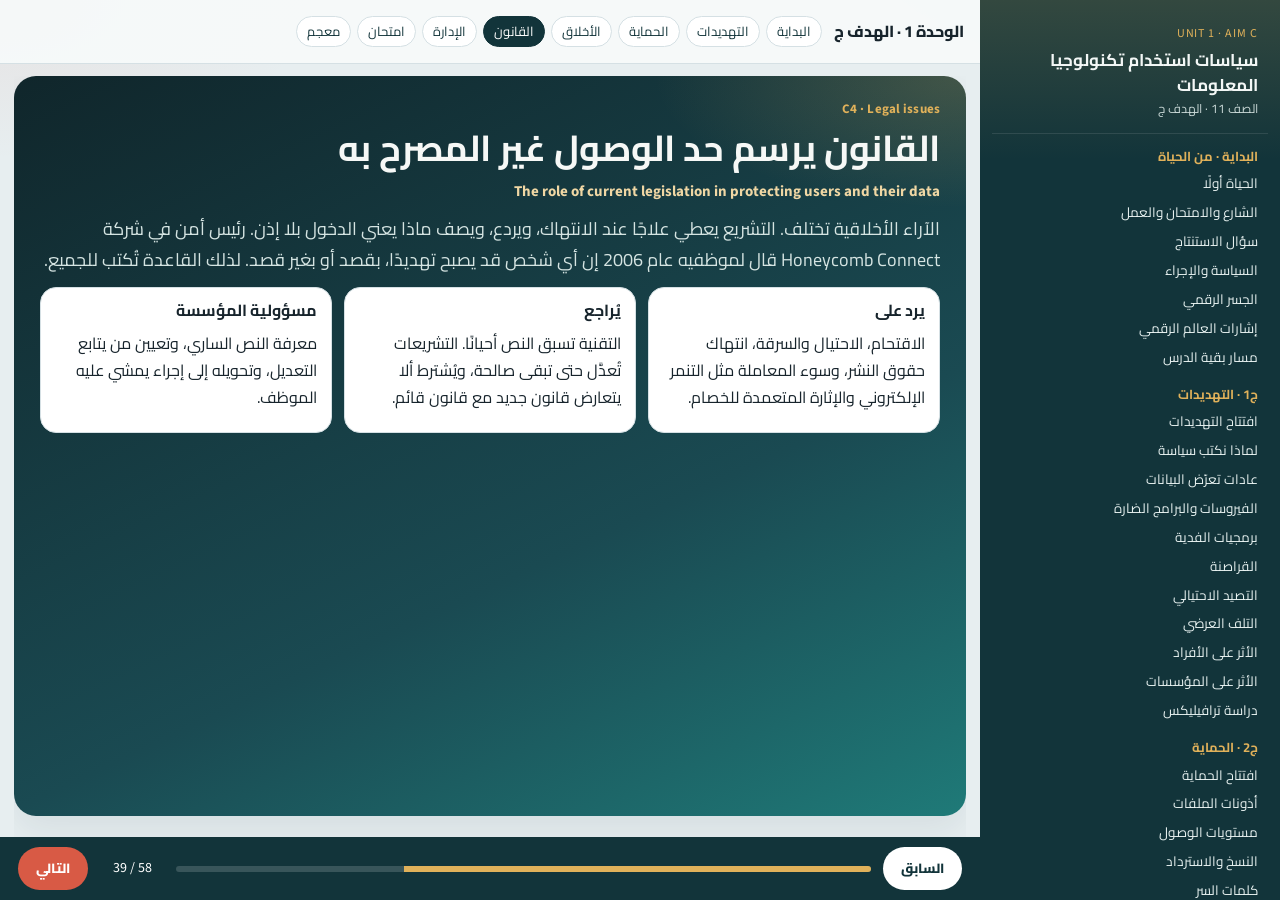
<file: c4.html>
<!DOCTYPE html>
<html lang="ar" dir="rtl">
<head>
  <meta charset="UTF-8">
  <meta name="viewport" content="width=device-width, initial-scale=1">
  <title>ج4 القانون | الهدف ج</title>
  <link rel="preconnect" href="https://fonts.googleapis.com">
  <link rel="preconnect" href="https://fonts.gstatic.com" crossorigin>
  <link href="https://fonts.googleapis.com/css2?family=Cairo:wght@400;600;700;800&family=Source+Sans+3:wght@500;600;700&display=swap" rel="stylesheet">
  <link rel="stylesheet" href="styles.css">
</head>
<body data-page="c4" data-prev="c3.html" data-next="c5.html">
<div class="app">
  <aside class="side" id="side"></aside>
  <div class="main">
    <header class="bar">
      <button class="menu-btn" id="btnMenu" type="button">الأقسام</button>
      <a href="index.html">الوحدة 1 · الهدف ج</a>
      <nav class="quick">
        <a href="index.html">البداية</a>
        <a href="c1.html">التهديدات</a>
        <a href="c2.html">الحماية</a>
        <a href="c3.html">الأخلاق</a>
        <a href="c4.html" aria-current="page">القانون</a>
        <a href="c5.html">الإدارة</a>
        <a href="امتحان-ج/index.html">امتحان</a>
        <a href="glossary.html">معجم</a>
      </nav>
    </header>
    <div class="deck">

      <section class="slide hero" id="c4-open">
        <p class="kicker">C4 · Legal issues</p>
        <h1>القانون يرسم حد الوصول غير المصرح به</h1>
        <p class="en-title">The role of current legislation in protecting users and their data</p>
        <p class="lead">الآراء الأخلاقية تختلف. التشريع يعطي علاجًا عند الانتهاك، ويردع، ويصف ماذا يعني الدخول بلا إذن. رئيس أمن في شركة Honeycomb Connect قال لموظفيه عام 2006 إن أي شخص قد يصبح تهديدًا، بقصد أو بغير قصد. لذلك القاعدة تُكتب للجميع.</p>
        <div class="grid-3">
          <article class="card"><h3>يرد على</h3><p>الاقتحام، الاحتيال والسرقة، انتهاك حقوق النشر، وسوء المعاملة مثل التنمر الإلكتروني والإثارة المتعمدة للخصام.</p></article>
          <article class="card"><h3>يُراجع</h3><p>التقنية تسبق النص أحيانًا. التشريعات تُعدَّل حتى تبقى صالحة، ويُشترط ألا يتعارض قانون جديد مع قانون قائم.</p></article>
          <article class="card"><h3>مسؤولية المؤسسة</h3><p>معرفة النص الساري، وتعيين من يتابع التعديل، وتحويله إلى إجراء يمشي عليه الموظف.</p></article>
        </div>
      </section>

      <section class="slide" id="cma">
        <p class="kicker">C4 · Computer Misuse Act 1990</p>
        <h2>ثلاث جرائم في قانون إساءة استخدام الحاسوب</h2>
        <p class="en-title">Computer Misuse Act 1990</p>
        <p>القانون البريطاني لعام 1990 يمنع الوصول غير المصرح به، ويمنع المعالجة غير القانونية حتى بعد أن يُفتح الباب. المنهج يذكر ثلاث جرائم أساسية بهذه الحدود الأصلية:</p>
        <div class="grid-3">
          <article class="impact risk">
            <h3>دخول بلا إذن</h3>
            <p>السجن حتى سنتين وغرامة كبيرة. مثالها من المنهج: موظف يتطفل على قاعدة بيانات الشركة.</p>
          </article>
          <article class="impact risk">
            <h3>دخول بقصد جريمة تالية</h3>
            <p>حتى خمس سنوات وغرامة كبيرة. الدخول هنا خطوة نحو سرقة أو احتيال.</p>
          </article>
          <article class="impact risk">
            <h3>دخول مع تعديل النظام</h3>
            <p>حتى عشر سنوات وغرامة كبيرة. يشمل العبث الذي يوقف عمل النظام.</p>
          </article>
        </div>
        <article class="lab">
          <span class="tag">للتدريس والامتحان</span>
          <p>هذه المدد هي حدود نص 1990 كما يعرضها الكتاب، وقد عُدّلت بعض العقوبات لاحقًا. في الإجابة نذكر الجرائم الثلاث، ونشير إلى أن المؤسسة تراجع النص الساري. نطاق القانون يمتد من فضول موظف إلى حادث يمس الأمن القومي. <span class="t" data-en="Computer Misuse Act" data-say="Computer Misuse Act">قانون إساءة استخدام الحاسوب</span></p>
        </article>
      </section>

      <section class="slide" id="copyright">
        <p class="kicker">C4 · Copyright and intellectual property</p>
        <h2>الصورة من البحث ليست ملك الموقع الجديد</h2>
        <p class="en-title">Copyright, intellectual property and computer programs</p>
        <div class="grid-2">
          <article class="def">
            <p><span class="t" data-en="Intellectual property" data-say="intellectual property">الملكية الفكرية</span> إبداع الذهن: اختراع، نص، صورة، صوت، شعار، أو تصميم. <span class="t" data-en="Copyright" data-say="Copyright">حقوق النشر</span> تحمي المصنف سواء أُخذ من كتاب أو من ملف رقمي. استخدام صورة من نتائج البحث على موقع تجاري، بلا إذن، قد يقود إلى دعوى.</p>
            <p><span class="t" data-en="Creative Commons" data-say="Creative Commons">المشاع الإبداعي</span> ترخيص يسمح بإعادة الاستخدام ضمن شروط ظاهرة، منها غالبًا نسبة العمل لصاحبه.</p>
          </article>
          <article class="card">
            <h3>لوائح برامج الحاسوب 1992</h3>
            <p>وسّعت قانون حقوق النشر والتصاميم وبراءات الاختراع في المملكة المتحدة. من نقاط المنهج:</p>
            <ul>
              <li>النطاق يشمل أيرلندا الشمالية.</li>
              <li>مواد التصميم التحضيرية لبرنامج تُعد عملًا أدبيًا.</li>
              <li>يُقيَّد النسخ والتكييف والتحويل.</li>
              <li>نسخة احتياطية للبرنامج جائزة حين يكون استخدامك للأصل قانونيًا.</li>
            </ul>
          </article>
        </div>
        <article class="story">
          <span class="tag">نبض</span>
          <p>شعار العيادة وتصاميم منشوراتها ملك لها. صورة طبيب من الإنترنت على الصفحة الرئيسية تحتاج إذنًا أو رخصة. وبرنامج الحسابات المشتراة لا يُنسخ على الأجهزة الجديدة «مؤقتًا» خارج ما تسمح به الرخصة.</p>
        </article>
      </section>

      <section class="slide" id="health">
        <p class="kicker">C4 · Health and safety</p>
        <h2>الشاشة الطويلة مسألة صحة، لا جلَد</h2>
        <p class="en-title">Health and safety</p>
        <div class="grid-2">
          <svg class="diagram" viewBox="0 0 440 220" role="img" aria-label="محطة عمل: شاشة على مستوى العين وكرسي واستراحة">
            <rect x="70" y="36" width="150" height="90" rx="8" fill="#12343a"/>
            <text x="145" y="88" text-anchor="middle" fill="#fff" font-size="14">الشاشة</text>
            <rect x="120" y="140" width="50" height="36" rx="6" fill="#1f7a78"/>
            <text x="145" y="162" text-anchor="middle" fill="#fff" font-size="12">كرسي</text>
            <circle cx="300" cy="90" r="40" fill="#e5f4f2" stroke="#1f7a78"/>
            <text x="300" y="86" text-anchor="middle" fill="#12343a" font-size="14">استراحة</text>
            <text x="300" y="106" text-anchor="middle" fill="#12343a" font-size="13">منتظمة</text>
            <text x="40" y="206" fill="#52636c" font-size="13">تقييم محطة العمل يراعي جسم هذا الموظف، لا مقياسًا واحدًا للجميع</text>
          </svg>
          <div>
            <p>لوائح الصحة والسلامة تختلف بين الدول، وتشمل الأجهزة ذات الشاشات. الهدف حماية المستخدم من <span class="t" data-en="RSI" data-say="repetitive strain injury">رضح الإجهاد المتكرر</span> ومن إجهاد الجلوس الطويل.</p>
            <ul>
              <li>فترات راحة، وتبديل النشاط.</li>
              <li>تقييم مخاطر محطة العمل.</li>
              <li>مراعاة حاجة الفرد: الارتفاع، الإضاءة، والكرسي.</li>
            </ul>
            <p>من يتوقع أن يقضي الموظف يومه أمام الشاشة يضع هذا التقييم في السياسة، لأنه واجب عناية وسلوك مهني معًا.</p>
          </div>
        </div>
      </section>

      <section class="slide" id="gdpr">
        <p class="kicker">C4 · Data protection and the GDPR</p>
        <h2>سبعة مبادئ تحكم بيانات الناس</h2>
        <p class="en-title">Data Protection Act 2018 and the GDPR principles</p>
        <p>نسخ بيانات شخص بلا علمه مخالف للقانون وللأخلاق. في المملكة المتحدة حل قانون حماية البيانات لعام 2018 محل قانون 1998 ليدخل <span class="t" data-en="GDPR" data-say="G D P R, General Data Protection Regulation">اللائحة العامة لحماية البيانات</span>. من حقوق الشخص ألا يخضع لقرار آلي أو تنميط وحده، حتى لو كانت النية إدارية.</p>
        <div class="principles">
          <article><strong>1</strong> المشروعية والعدل والشفافية</article>
          <article><strong>2</strong> حدود الغرض: تُجمع لغرض واضح</article>
          <article><strong>3</strong> تحجيم البيانات: القدر اللازم فقط</article>
          <article><strong>4</strong> الدقة والتحديث</article>
          <article><strong>5</strong> قيود التخزين: لا تُحفظ للأبد</article>
          <article><strong>6</strong> النزاهة والسرية</article>
          <article><strong>7</strong> المساءلة: المؤسسة تُثبت التزامها</article>
          <article><strong>غرامة</strong> حتى 20 مليون يورو أو 4٪ من رقم الأعمال العالمي السنوي، أيهما أعلى</article>
        </div>
        <p class="cap">لا يوجد قانون واحد يحمي البيانات في كل دول العالم. المنهج يذكر أن أكثر من 80 دولة كان لديها قوانين خصوصية بحلول 2019، وأن الأمم المتحدة أشارت عام 2020 إلى 107 دول سنّت قوانين أو تعمل عليها. مستوى الحماية يختلف، والاتحاد الأوروبي وضع عام 2013 استراتيجية للأمن السيبراني تربط الحماية بالخصوصية وحرية التعبير.</p>
      </section>

      <section class="slide" id="consumer">
        <p class="kicker">C4 · Consumer rights</p>
        <h2>المشتري الرقمي له حق، وللبائع حد يحميه أيضًا</h2>
        <p class="en-title">Consumer rights for goods and digital content</p>
        <div class="grid-2">
          <article class="card">
            <h3>ما يحمي المشتري</h3>
            <ul>
              <li>محتوى رقمي معيب، مثل برنامج أو قرص، يعطي حق المعالجة ومنه استرداد الثمن وفق شروط القانون.</li>
              <li>الشراء عن بعد، عبر الإنترنت أو الهاتف أو البريد، يعطي في القواعد البريطانية مهلة إلغاء تصل إلى 14 يومًا في حالات كثيرة حتى لو وصلت السلعة سليمة.</li>
              <li>يُمنع فرض رسم إضافي لمجرد الدفع ببطاقة.</li>
            </ul>
          </article>
          <article class="card">
            <h3>ما يحمي البائع</h3>
            <ul>
              <li>إن كان المشتري عالمًا بالعيب عند الشراء.</li>
              <li>إن أتلف السلعة وهو يحاول إصلاحها.</li>
              <li>إن غيّر رأيه بعد أن رأى السلعة، خارج حالات الشراء من غير معاينة.</li>
            </ul>
          </article>
        </div>
        <article class="lab">
          <span class="tag">دقة الاسم والسنة</span>
          <p>الطبعة العربية تذكر «قانون حقوق المستهلك 2018». الاسم المعتمد في المملكة المتحدة لحقوق السلع والمحتوى الرقمي هو <span class="t" data-en="Consumer Rights Act" data-say="Consumer Rights Act">قانون حقوق المستهلك</span> لعام 2015، ومهلة العقود عن بعد تأتي من لوائح الإلغاء. الحقوق الأربعة: جودة المحتوى الرقمي، مهلة الشراء عن بعد، منع رسم البطاقة، وحدود رد المال.</p>
        </article>
      </section>

      <section class="slide" id="access-framework">
        <p class="kicker">C4 · Open accessibility framework</p>
        <h2>ستة خطوات حتى يصل الجميع إلى النظام</h2>
        <p class="en-title">Accessibility</p>
        <p><span class="t" data-en="Accessibility" data-say="Accessibility">تيسير الوصول</span> يعني أن يقدر الناس على استخدام النظام باختلاف قدراتهم. الإطار الذي يعرضه المنهج يمشي من الفكرة العامة حتى التقنية المساعدة:</p>
        <ol class="steps">
          <li>تعريف إمكانية الوصول: لمن نبني، وما الذي يجب أن يستطيع فعله.</li>
          <li>جرد العناصر: الشاشات، النماذج، والملفات التي يلمسها المستخدم.</li>
          <li>أدوات التأليف والتطوير التي تدعم الوصول من البداية.</li>
          <li>دعم المنصة: المتصفح، ونظام التشغيل، والجهاز.</li>
          <li>التطبيق نفسه: هل النموذج يُقرأ، وهل الزر واضح.</li>
          <li>التقنية المساعِدة: قارئ شاشة، تكبير، أو لوحة مفاتيح بدل الفأرة.</li>
        </ol>
        <p class="cap">موقع حجوزات نبض الذي يعمل بالفأرة فقط يُقصي من يستخدم لوحة المفاتيح. هذه الخطوة السادسة تكشف ذلك قبل الافتتاح.</p>
      </section>

      <section class="slide" id="local">
        <p class="kicker">C4 · Legislation where the organisation operates</p>
        <h2>سياسة نبض تستشهد بقانون بلدها</h2>
        <p class="en-title">Local legislation, additions and amendments</p>
        <div class="grid-2">
          <article class="def">
            <p>القانون البريطاني والأوروبي مرجع في هذا الدرس، وإلى جانبه تشريع كل بلد. الأفكار أربع: الدخول غير المصرح به، حماية البيانات الشخصية، حقوق النشر، والتيسير.</p>
            <p>في الأردن يُراجع قانون الجرائم الإلكترونية وقانون حماية البيانات الشخصية من النص الرسمي، لأن التعديلات تغير العقوبة والإجراء. وفي الإمارات يذكر المنهج قانون الجرائم الإلكترونية بوصفه مثالًا إقليميًا يُقرأ من مصدره.</p>
          </article>
          <article class="story">
            <span class="tag">جملة تُكتب في السياسة</span>
            <p>«نلتزم بالتشريع الساري في بلد المعالجة، ونراجع هذا البند عند كل تعديل.» ثم يُسمّى القانون برقمه وسنته بعد التحقق، ويُعيَّن موظف يتابع الجريدة الرسمية أو تنبيهًا موثوقًا. الجهل بالقانون لا يعفي المؤسسة.</p>
          </article>
        </div>
        <article class="think">
          <p>أربعة أبواب يقابلها قانون محلي: الدخول، البيانات، النشر، والتيسير. اسم القانون وسنة آخر تعديل وأثر المخالفة تُؤخذ من النص الرسمي، لا من التخمين.</p>
        </article>
      </section>

    </div>
  </div>
</div>
<div class="toast" id="toast" role="status"></div>
<script src="app.js"></script>
</body>
</html>
</file>
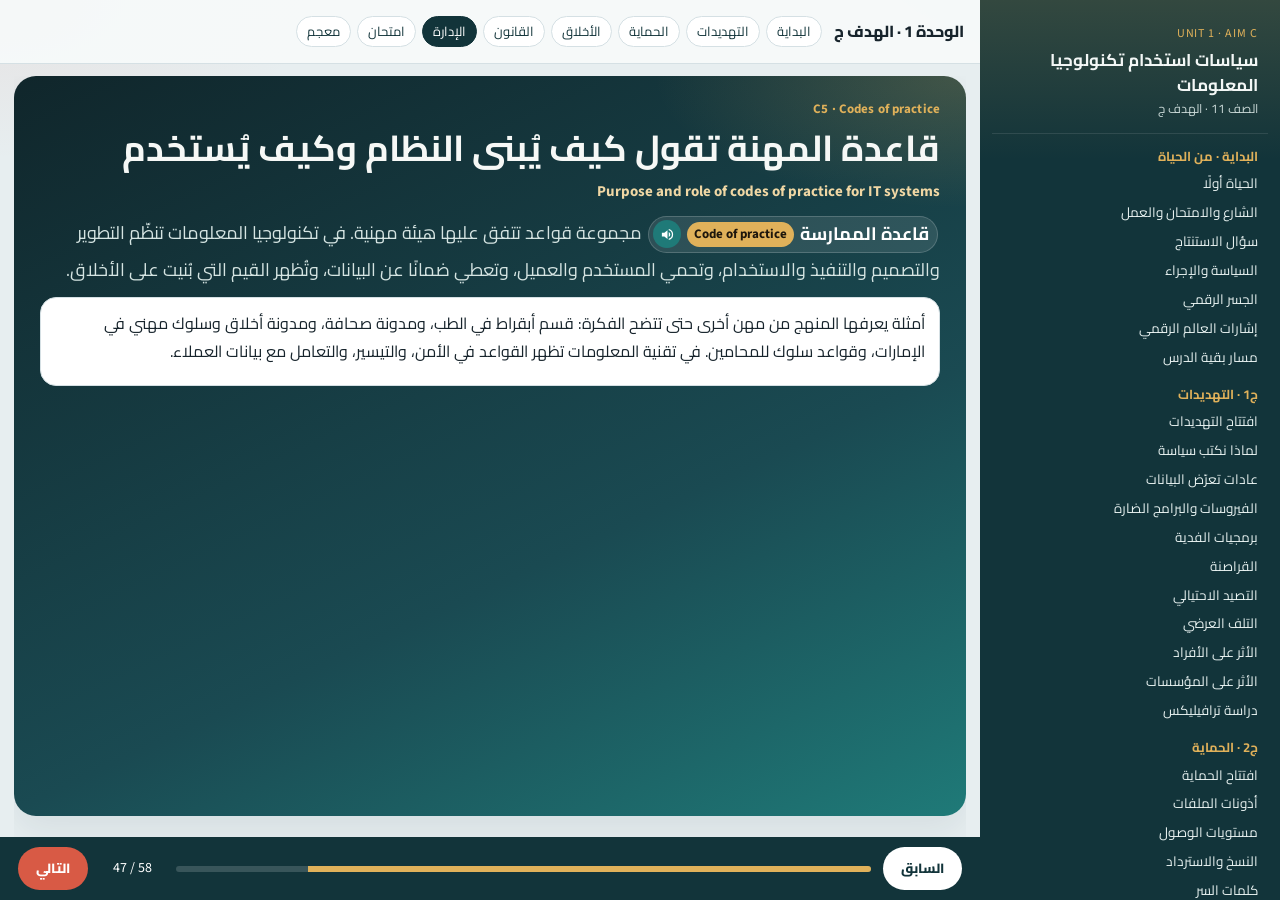
<file: c5.html>
<!DOCTYPE html>
<html lang="ar" dir="rtl">
<head>
  <meta charset="UTF-8">
  <meta name="viewport" content="width=device-width, initial-scale=1">
  <title>ج5 الإدارة | الهدف ج</title>
  <link rel="preconnect" href="https://fonts.googleapis.com">
  <link rel="preconnect" href="https://fonts.gstatic.com" crossorigin>
  <link href="https://fonts.googleapis.com/css2?family=Cairo:wght@400;600;700;800&family=Source+Sans+3:wght@500;600;700&display=swap" rel="stylesheet">
  <link rel="stylesheet" href="styles.css">
</head>
<body data-page="c5" data-prev="c4.html" data-next="glossary.html">
<div class="app">
  <aside class="side" id="side"></aside>
  <div class="main">
    <header class="bar">
      <button class="menu-btn" id="btnMenu" type="button">الأقسام</button>
      <a href="index.html">الوحدة 1 · الهدف ج</a>
      <nav class="quick">
        <a href="index.html">البداية</a>
        <a href="c1.html">التهديدات</a>
        <a href="c2.html">الحماية</a>
        <a href="c3.html">الأخلاق</a>
        <a href="c4.html">القانون</a>
        <a href="c5.html" aria-current="page">الإدارة</a>
        <a href="امتحان-ج/index.html">امتحان</a>
        <a href="glossary.html">معجم</a>
      </nav>
    </header>
    <div class="deck">

      <section class="slide hero" id="c5-open">
        <p class="kicker">C5 · Codes of practice</p>
        <h1>قاعدة المهنة تقول كيف يُبنى النظام وكيف يُستخدم</h1>
        <p class="en-title">Purpose and role of codes of practice for IT systems</p>
        <p class="lead"><span class="t" data-en="Code of practice" data-say="code of practice">قاعدة الممارسة</span> مجموعة قواعد تتفق عليها هيئة مهنية. في تكنولوجيا المعلومات تنظّم التطوير والتصميم والتنفيذ والاستخدام، وتحمي المستخدم والعميل، وتعطي ضمانًا عن البيانات، وتُظهر القيم التي بُنيت على الأخلاق.</p>
        <article class="card">
          <p>أمثلة يعرفها المنهج من مهن أخرى حتى تتضح الفكرة: قسم أبقراط في الطب، ومدونة صحافة، ومدونة أخلاق وسلوك مهني في الإمارات، وقواعد سلوك للمحامين. في تقنية المعلومات تظهر القواعد في الأمن، والتيسير، والتعامل مع بيانات العملاء.</p>
        </article>
      </section>

      <section class="slide" id="codes-impact">
        <p class="kicker">C5 · Impact of codes of practice</p>
        <h2>القاعدة تنفع حين تُراقَب، وتُختبر قبل أن نثق بها</h2>
        <p class="en-title">Impact of codes of practice on individuals and organisations</p>
        <div class="grid-3">
          <article class="impact good">
            <h3>على المؤسسة</h3>
            <p>أسلوب واحد في استخدام النظام، وقاعدة مشتركة تقلل سوء الفهم. الالتزام قد يُراجع داخليًا: شخص يبلغ المؤسسة نفسها، فتحقق وفق سياستها وقانونها. هذا تنظيم ذاتي، ويبقى القانون متاحًا إن بلغ الضرر غيره.</p>
          </article>
          <article class="card">
            <h3>على الفرد</h3>
            <p>معرفة القاعدة مسؤوليته. من يخالف بندًا يُحاسب بحسب السياسة والقانون. التدريب جزء من الإنصاف: لا نحاسب على بند لم يُشرح.</p>
          </article>
          <article class="story">
            <span class="tag">متى نعرف أنها تعمل</span>
            <p>مؤسسات الآيزو تُراجع امتثالها، لكن السياسة تُختبر حين يقع حادث أو تمرين. المستخدم الذي يرى ثغرة في الإجراء يرفع توصية. تحسين السياسة الداخلية أسرع من انتظار تعديل القانون.</p>
          </article>
        </div>
      </section>

      <section class="slide" id="standards">
        <p class="kicker">C5 · Equality, ISO/IEC 27000 and WCAG</p>
        <h2>ثلاثة مراجع تمنع العشوائية</h2>
        <p class="en-title">Equality Act 2010, information security management, and web accessibility</p>
        <div class="grid-3">
          <article class="card">
            <h3><span class="t" data-en="Equality Act" data-say="Equality Act">قانون المساواة 2010</span></h3>
            <p>تشريع بريطاني حل محل قوانين تمييز أقدم، ومنها ما يخص الإعاقة. يحمي أصحاب الخصائص المحمية ويمنع السلوك غير القانوني. في النظام: الخدمة نفسها متاحة، والتعديل المعقول واجب، والجهل لا يبرر الإقصاء.</p>
          </article>
          <article class="card">
            <h3><span class="t" data-en="ISO/IEC 27000" data-say="I S O I E C 27000">عائلة 27000</span></h3>
            <p>معايير المنظمة الدولية للتوحيد القياسي، مع اللجنة الكهروتقنية، لإدارة أمن المعلومات. النظام اسمه <span class="t" data-en="ISMS" data-say="information security management system">نظام إدارة أمن المعلومات</span>. الامتثال يُراجع. المنهج يذكر اعتماد مطار شانغي عام 2016، وشركة Travelport بوصفها من أوائل جهات السفر.</p>
          </article>
          <article class="card">
            <h3><span class="t" data-en="WCAG" data-say="W C A G, Web Content Accessibility Guidelines">إرشادات تيسير محتوى الويب</span></h3>
            <p>أصدرتها رابطة الشبكة العالمية W3C التي أسسها تيم بيرنرز لي عام 1994. ثلاث جبهات: واجهة وتصميم مرئي، كتابة المحتوى وتقديمه، والتشفير والأكواد. الإرشاد يمتد إلى الجوال والمحتوى حتى لا يُبنى موقع يراه بعض الناس فقط.</p>
          </article>
        </div>
      </section>

      <section class="slide" id="aup-role">
        <p class="kicker">C5 · Acceptable use policies</p>
        <h2>السياسة الطويلة التي لا تُقرأ سياسة متوقفة</h2>
        <p class="en-title">Role and implications of acceptable use policies</p>
        <div class="grid-2">
          <article class="story">
            <span class="tag">ما فات الإجراء</span>
            <p>موظفة الاستقبال تكرر بيانات المريض بصوت عالٍ. قد تكون السياسة قالت «احفظ السرية» في صفحة طويلة، ولم تقل: اخفض الصوت، واستدر عن الصف، واطلب التحقق بورقة لا بالنداء. الناس يتجاهلون النص الذي يصعب تنفيذه.</p>
          </article>
          <article class="def">
            <h3>حتى تعمل السياسة</h3>
            <ul>
              <li>قصيرة بما يكفي أن تُشرح في اجتماع واحد.</li>
              <li>لكل قاعدة مراقبة: من يتحقق، ومتى.</li>
              <li>تغطية الملفات الحساسة ودقة البيانات ومسؤول كل خطوة.</li>
              <li>باب لتوصية التعديل حين يظهر موقف لم تتوقعه.</li>
            </ul>
          </article>
        </div>
      </section>

      <section class="slide" id="policy-map">
        <p class="kicker">C5 · Contents of IT management policies</p>
        <h2>خمسة أبواب داخل سياسة المؤسسة</h2>
        <p class="en-title">Managing infrastructure, data, information and users</p>
        <div class="grid-2">
          <article class="card">
            <h3>إدارة المستخدم</h3>
            <p>حسابات، تشفير، ونسخ. النسخة داخل المبنى وحده خطر إن احترق المبنى. الاستخدام المقبول يربط الموظف بالتشريع، ومنه مبادئ حماية البيانات.</p>
          </article>
          <article class="card">
            <h3>العملاء والدعم</h3>
            <p>أسئلة شائعة مبنية على الشكاوى الحقيقية توفر وقت الدعم. مخطط الحادث أوضح من قائمة نقط. رسائل التذكير بالموعد مفيدة، وبسياسة تمنع نشر خبر أو شكوى على حساب شخصي.</p>
          </article>
          <article class="card">
            <h3>إدارة الأصول</h3>
            <p>سجل لكل أصل: مبنى، جهاز، مال، وملكية فكرية. ثم بلاغ عطل، جدول صيانة، وسجل مشاكل، ونشر للبرامج محليًا وعن بعد.</p>
          </article>
          <article class="card">
            <h3>الحوادث والمقاييس</h3>
            <p>النسخ والاستعادة بطريقة واحدة عند الجميع. ما يُقال للجمهور وللجهة الرسمية مكتوب سلفًا. إرسال قاعدة العملاء بالبريد مخاطرة جاهزة. <span class="t" data-en="Performance metrics" data-say="performance metrics">مقاييس الأداء</span> أرقام تُعرض بصريًا: نجاح النسخ، زمن الرد، عدد الحوادث.</p>
          </article>
        </div>
      </section>

      <section class="slide" id="incident">
        <p class="kicker">C5 · Incident management</p>
        <h2>الحادث مسار واحد يعرفه الجميع</h2>
        <p class="en-title">Incident management flow</p>
        <div class="flow">
          <div><span>1</span><strong>اكتشاف</strong>من رأى؟ شاشة فدية، بريد، أو ملف ضائع.</div>
          <div><span>2</span><strong>تسجيل</strong>وقت، جهاز، وماذا تغيّر. بلا تجميل.</div>
          <div><span>3</span><strong>احتواء</strong>فصل الجهاز المصاب عن الشبكة إن لزم.</div>
          <div><span>4</span><strong>استعادة</strong>من النسخة البعيدة، إلى نقطة معروفة.</div>
          <div><span>5</span><strong>إبلاغ</strong>من يجب أن يعرف: إدارة، مرضى إن لزم، وجهة مختصة.</div>
          <div><span>6</span><strong>مراجعة</strong>ما الذي تغيّر في السياسة بعد الحادث.</div>
        </div>
        <p class="cap">مخطط التدفق أوضح للعميل والموظف من فقرة طويلة. في نبض يُعلَّق المخطط بجانب الاستقبال: من تتصل أولًا، وماذا تقول للمرضى إن توقف الحجز، وما الذي لا يُرسل بالبريد.</p>
      </section>

      <section class="slide" id="factors">
        <p class="kicker">C5 · Internal and external systems</p>
        <h2>خمسة أسئلة قبل شراء نظام أو استئجاره</h2>
        <p class="en-title">SLAs, requirements, cost, availability and scalability</p>
        <div class="table-wrap">
          <table>
            <thead><tr><th>العامل</th><th>السؤال</th><th>مثال نبض</th></tr></thead>
            <tbody>
              <tr><td><span class="t" data-en="SLA" data-say="service level agreement">اتفاقية مستوى الخدمة</span></td><td>ماذا نعد به، وكيف نراقب الالتزام؟</td><td>قسم التقنية يعد الاستقبال بإصلاح الطابعة خلال ساعة، والمختبر الخارجي يلتزم بإيصال النتيجة قبل موعد المريض.</td></tr>
              <tr><td>الأجهزة والبرامج</td><td>هل الإصدارات موحدة؟</td><td>فرعان بنظام مواعيد، وفرع ثالث بجدول ورقي. التقرير اليومي ينكسر.</td></tr>
              <tr><td>التكلفة</td><td>ما الشراء، والإيجار، والدعم، والصيانة؟</td><td>الاشتراك الشهري يبدو صغيرًا حتى يُضرب في اثني عشر وفي عدد الفروع.</td></tr>
              <tr><td>الإتاحة</td><td>حين يتعطل النظام، ماذا يعمل الناس وكيف نخبر العملاء؟</td><td>دفتر مواعيد ورقي ليوم واحد، ورسالة على الباب وعلى الهاتف.</td></tr>
              <tr><td><span class="t" data-en="Scalability" data-say="Scalability">قابلية التوسع</span></td><td>هل يتحمل النظام فرعًا جديدًا وذروة الحجوزات؟</td><td>كما تحتاج منصة كبيرة إلى استيعاب موسم الشراء، تحتاج نبض إلى استيعاب حملة تطعيم في أسبوع.</td></tr>
            </tbody>
          </table>
        </div>
      </section>

      <section class="slide" id="jurisdiction">
        <p class="kicker">C5 · Legal ownership and jurisdiction</p>
        <h2>مكان حفظ البيانات يغيّر القانون الذي يحكمها</h2>
        <p class="en-title">Legal ownership of data and jurisdiction</p>
        <div class="grid-2">
          <article class="def">
            <p><span class="t" data-en="Jurisdiction" data-say="Jurisdiction">الولاية القضائية</span> تجيب: أي محكمة، وأي قانون. فكرة شاعت عام 2010 تربط المكان بموقع الخادم. في أكتوبر 2019 رأت محكمة العدل الأوروبية، في قضية جوجل ضد CNIL، أن قانون الاتحاد لا يلزم جوجل بتطبيق «حق النسيان» الأوروبي على العالم كله.</p>
            <p>التخزين السحابي في أكثر من بلد يعني أكثر من قاعدة: تأخر في الوصول للبيانات أمام المحكمة، أو قواعد تتعارض، أو بلد بلا قانون حماية فيُباع الملف أو يُسرَّب سر تجاري.</p>
          </article>
          <article class="story">
            <span class="tag">قرار نبض</span>
            <p>ملفات المرضى تُحفظ عند مزود يسمي بلد الخوادم في العقد، ضمن ولاية تستطيع العيادة فهم قانونها. العقد يقول من يملك البيانات عند انتهاء الاشتراك، وكم يومًا تبقى النسخة، وكيف تُمحى. هذا بند سياسة، لا تفصيل تقني يُترك للبائع وحده.</p>
          </article>
        </div>
        <p class="cap">إطار آبيك لدول آسيا والمحيط الهادئ محاولة لتوحيد المبادئ إقليميًا، ودول صاغت تشريعاتها حول 2019. اختلاف القواعد، أو غيابها، خطر تشغيلي يدخل في تقييم أي نظام خارجي.</p>
      </section>

      <section class="slide" id="serena">
        <p class="kicker">Practice · C.P6 · C.P7 · C.M3 · BC.D3</p>
        <h2>سيرينا: شركة فولاذ وتصاميم فريدة وجهاز واحد</h2>
        <p class="en-title">Assessment practice 1.3</p>
        <p>سيرينا تدير ورشة هندسية صغيرة. بعض منتجاتها منحوتات بمواصفات العميل، وتصاميمها ملك فكري. جهاز واحد عند الاستقبال. تريد توظيف رسام وموظف حسابات وعملاء. تسأل: ما التهديد، ما الإجراء، ما القانون، وما الذي يناسب خطتها القصيرة.</p>
        <div class="table-wrap">
          <table>
            <thead><tr><th>فعل المواصفة</th><th>ماذا يعني في إجابتها</th></tr></thead>
            <tbody>
              <tr><td>صف</td><td>تهديدات داخلية وخارجية، وإجراءات حماية، بلغة الورشة لا بتعريف معجم فقط.</td></tr>
              <tr><td>حلل</td><td>أثر التهديد ثم أثر الإجراء على سيرينا والعميل والموظف الجديد.</td></tr>
              <tr><td>برر</td><td>لماذا هذا الإجراء يناسب جهازًا واحدًا اليوم وثلاثة أشخاص قريبًا.</td></tr>
              <tr><td>ناقش</td><td>خياران قصيرا الأجل، لكل منهما مكسب وحد.</td></tr>
              <tr><td>احسب</td><td>تكلفة سنة أولى من أرقام تسعرها أنت من السوق المحلي يوم الواجب.</td></tr>
              <tr><td>قيّم وأوصِ</td><td>أي خيار أوفق الآن، وما الذي يُراجع بعد التوظيف.</td></tr>
            </tbody>
          </table>
        </div>
      </section>

      <section class="slide" id="serena-options">
        <p class="kicker">Practice · Two short-term options</p>
        <h2>خياران للمقارنة، والحساب من أسعار السوق</h2>
        <p class="en-title">Justify, cost and recommend</p>
        <div class="grid-2">
          <article class="card">
            <h3>خيار أ · هذا الشهر</h3>
            <ul>
              <li>حساب منفصل لكل شخص على الجهاز الحالي، ثم جهاز ثانٍ حين يصل الرسام.</li>
              <li>مجلد تصاميم للقراءة فقط إلا للرسام، ومجلد حسابات لمحاسبة فقط.</li>
              <li>قرص نسخ يُفصل عن الجهاز بعد النسخ ويُحفظ خارج المكتب.</li>
              <li>جدار الموجّه، وتحديث النظام، وصفحة سياسة من بنود قليلة.</li>
            </ul>
            <p>يريحها سريعًا. يقف متعبًا حين يعمل الثلاثة معًا على جهاز واحد، والقرص إن نُسي في الدرج نفسه يبقى خطر حريق واحد.</p>
          </article>
          <article class="card">
            <h3>خيار ب · فصل واحد</h3>
            <ul>
              <li>جهازان: رسم، وحسابات. الاستقبال يبقى على دوره.</li>
              <li>نسخة بعيدة بعقد يذكر بلد الحفظ، واستعادة تُجرَّب مرة.</li>
              <li>حماية طرفية باشتراك يغطي الأجهزة، وجدار، وشهادة للموقع إن باعت عبره.</li>
              <li>اتفاقية بسيطة مع أي مصمم خارجي: من يملك التصميم، وأين يُحفظ.</li>
            </ul>
            <p>أغلى في السنة الأولى، وأقرب لراحة البال القانونية: التصاميم والعملاء والحسابات لم تعُد على كتف جهاز واحد.</p>
          </article>
        </div>
        <article class="lab">
          <span class="tag">طريقة الحساب</span>
          <p>تكلفة السنة الأولى = الأجهزة + الإعداد + الاشتراك السنوي + التدريب لساعتين. سعر كل بند يأتي من السوق يوم الحساب، ثم يُجمع. التوصية تربط الخيار بقانون البيانات وبحقوق التصميم، وبما يحدث للعميل إن ضاع رسمه الفريد.</p>
        </article>
      </section>

    </div>
  </div>
</div>
<div class="toast" id="toast" role="status"></div>
<script src="app.js"></script>
</body>
</html>
</file>
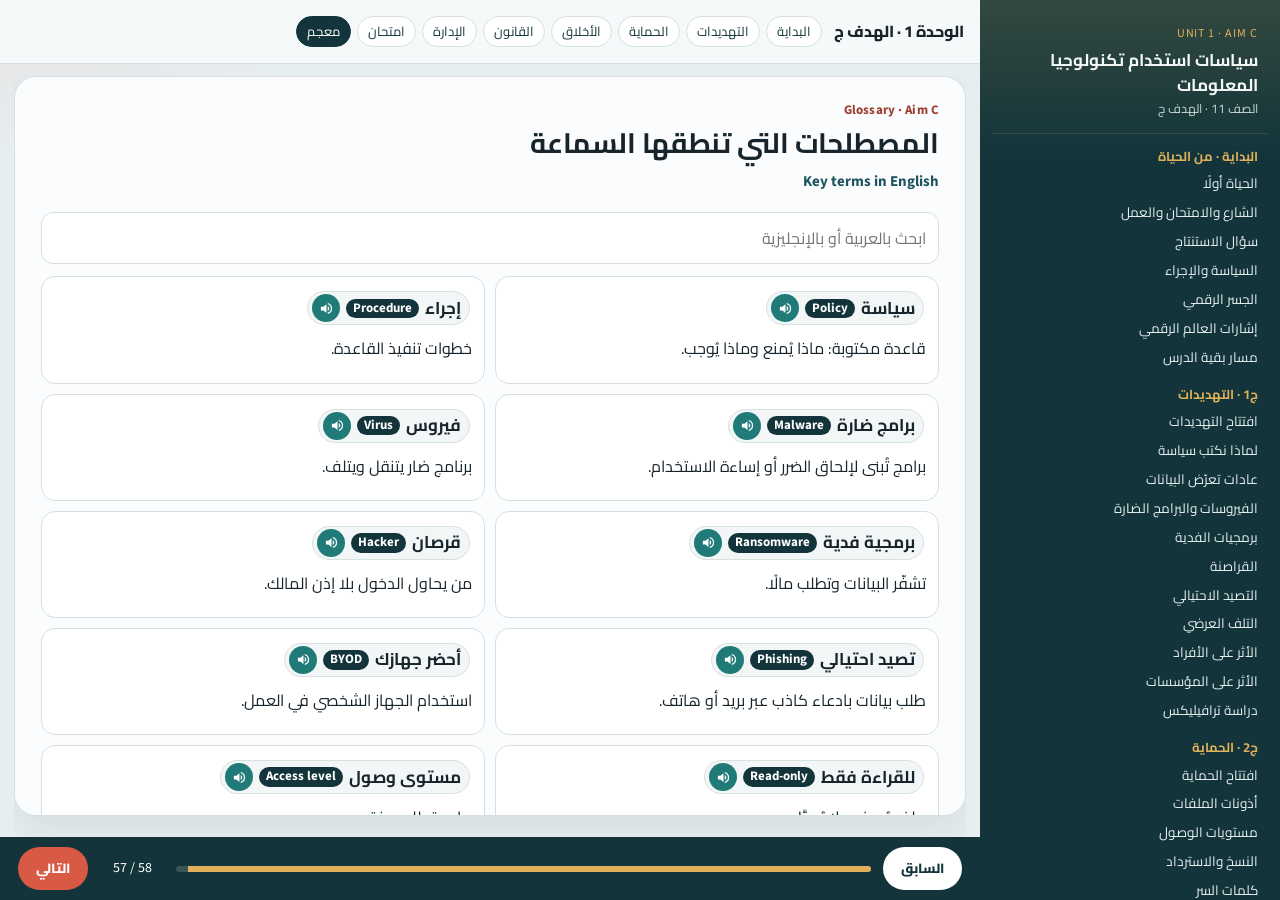
<file: glossary.html>
<!DOCTYPE html>
<html lang="ar" dir="rtl">
<head>
  <meta charset="UTF-8">
  <meta name="viewport" content="width=device-width, initial-scale=1">
  <title>المعجم | الهدف ج</title>
  <link rel="preconnect" href="https://fonts.googleapis.com">
  <link rel="preconnect" href="https://fonts.gstatic.com" crossorigin>
  <link href="https://fonts.googleapis.com/css2?family=Cairo:wght@400;600;700;800&family=Source+Sans+3:wght@500;600;700&display=swap" rel="stylesheet">
  <link rel="stylesheet" href="styles.css">
</head>
<body data-page="glossary" data-prev="c5.html">
<div class="app">
  <aside class="side" id="side"></aside>
  <div class="main">
    <header class="bar">
      <button class="menu-btn" id="btnMenu" type="button">الأقسام</button>
      <a href="index.html">الوحدة 1 · الهدف ج</a>
      <nav class="quick">
        <a href="index.html">البداية</a>
        <a href="c1.html">التهديدات</a>
        <a href="c2.html">الحماية</a>
        <a href="c3.html">الأخلاق</a>
        <a href="c4.html">القانون</a>
        <a href="c5.html">الإدارة</a>
        <a href="امتحان-ج/index.html">امتحان</a>
        <a href="glossary.html" aria-current="page">معجم</a>
      </nav>
    </header>
    <div class="deck">

      <section class="slide" id="glossary">
        <p class="kicker">Glossary · Aim C</p>
        <h2>المصطلحات التي تنطقها السماعة</h2>
        <p class="en-title">Key terms in English</p>
        <div class="glossary-tools">
          <input id="glossarySearch" type="search" placeholder="ابحث بالعربية أو بالإنجليزية" aria-label="بحث في المعجم">
        </div>
        <div class="gloss">
          <article><h3><span class="t" data-en="Policy" data-say="Policy">سياسة</span></h3><p>قاعدة مكتوبة: ماذا يُمنع وماذا يُوجب.</p></article>
          <article><h3><span class="t" data-en="Procedure" data-say="Procedure">إجراء</span></h3><p>خطوات تنفيذ القاعدة.</p></article>
          <article><h3><span class="t" data-en="Malware" data-say="Malware">برامج ضارة</span></h3><p>برامج تُبنى لإلحاق الضرر أو إساءة الاستخدام.</p></article>
          <article><h3><span class="t" data-en="Virus" data-say="Virus">فيروس</span></h3><p>برنامج ضار يتنقل ويتلف.</p></article>
          <article><h3><span class="t" data-en="Ransomware" data-say="Ransomware">برمجية فدية</span></h3><p>تشفّر البيانات وتطلب مالًا.</p></article>
          <article><h3><span class="t" data-en="Hacker" data-say="Hacker">قرصان</span></h3><p>من يحاول الدخول بلا إذن المالك.</p></article>
          <article><h3><span class="t" data-en="Phishing" data-say="Phishing">تصيد احتيالي</span></h3><p>طلب بيانات بادعاء كاذب عبر بريد أو هاتف.</p></article>
          <article><h3><span class="t" data-en="BYOD" data-say="bring your own device">أحضر جهازك</span></h3><p>استخدام الجهاز الشخصي في العمل.</p></article>
          <article><h3><span class="t" data-en="Read-only" data-say="read only">للقراءة فقط</span></h3><p>ملف يُعرض ولا يُعدَّل.</p></article>
          <article><h3><span class="t" data-en="Access level" data-say="access level">مستوى وصول</span></h3><p>ما يحق للدور فتحه.</p></article>
          <article><h3><span class="t" data-en="Backup" data-say="Backup">نسخ احتياطي</span></h3><p>نسخة تُستعاد بعد الفقد.</p></article>
          <article><h3><span class="t" data-en="Incremental backup" data-say="incremental backup">نسخ تزايدي</span></h3><p>ينسخ ما تغيّر منذ النسخة السابقة.</p></article>
          <article><h3><span class="t" data-en="Disaster recovery" data-say="disaster recovery">استرداد بعد كارثة</span></h3><p>خطة تعيد العمل إلى نقطة معروفة.</p></article>
          <article><h3><span class="t" data-en="Password manager" data-say="password manager">مخزن كلمات سر</span></h3><p>أداة تحفظ كلمات طويلة مختلفة.</p></article>
          <article><h3><span class="t" data-en="Digital certificate" data-say="digital certificate">شهادة رقمية</span></h3><p>إثبات هوية في المعاملة أو في الموقع.</p></article>
          <article><h3><span class="t" data-en="SSL" data-say="S S L, Secure Sockets Layer">طبقة المقابس الآمنة</span></h3><p>تشفير قديم نسبيًا لاتصال المواقع.</p></article>
          <article><h3><span class="t" data-en="TLS" data-say="T L S, Transport Layer Security">أمان طبقة النقل</span></h3><p>التشفير الذي خلفته المواقع الآمنة اليوم.</p></article>
          <article><h3><span class="t" data-en="Firewall" data-say="Firewall">جدار حماية</span></h3><p>يراقب حركة الشبكة ويسمح أو يمنع.</p></article>
          <article><h3><span class="t" data-en="Router" data-say="Router">موجّه</span></h3><p>جهاز ينقل البيانات بين الشبكات، وغالبًا فيه جدار.</p></article>
          <article><h3><span class="t" data-en="SPI" data-say="stateful packet inspection">فحص حالة الحزم</span></h3><p>الجدار يتأكد أن الحزمة تتبع اتصالًا قائمًا.</p></article>
          <article><h3><span class="t" data-en="Antivirus" data-say="antivirus">مكافحة فيروسات</span></h3><p>تفحص الملفات والسلوك الضار.</p></article>
          <article><h3><span class="t" data-en="Hash" data-say="Hash">تجزئة</span></h3><p>توقيع بطول ثابت يكشف التغيّر.</p></article>
          <article><h3><span class="t" data-en="Public key" data-say="public key">مفتاح عام</span></h3><p>يشفّر، والمفتاح الخاص المطابق يفك.</p></article>
          <article><h3><span class="t" data-en="PGP" data-say="P G P, Pretty Good Privacy">خصوصية جيدة جدًا</span></h3><p>تشفير محتوى البريد.</p></article>
          <article><h3><span class="t" data-en="Ethics" data-say="Ethics">أخلاق</span></h3><p>مبادئ الصحيح والخطأ.</p></article>
          <article><h3><span class="t" data-en="Netiquette" data-say="Netiquette">آداب الإنترنت</span></h3><p>سلوك مقبول في النقاش والمراسلة.</p></article>
          <article><h3><span class="t" data-en="AUP" data-say="acceptable use policy">استخدام مقبول</span></h3><p>سياسة المواقع والأجهزة والأمان.</p></article>
          <article><h3><span class="t" data-en="White hat" data-say="white hat">قبعة بيضاء</span></h3><p>اختبار بإذن ومن غير قصد ضرر.</p></article>
          <article><h3><span class="t" data-en="Grey hat" data-say="grey hat">قبعة رمادية</span></h3><p>بلا قصد ضرر معلن، وبلا إذن.</p></article>
          <article><h3><span class="t" data-en="Black hat" data-say="black hat">قبعة سوداء</span></h3><p>بلا إذن، وبقصد الإضرار.</p></article>
          <article><h3><span class="t" data-en="Copyright" data-say="Copyright">حقوق النشر</span></h3><p>حماية المصنف من النسخ بلا إذن.</p></article>
          <article><h3><span class="t" data-en="GDPR" data-say="G D P R, General Data Protection Regulation">اللائحة العامة</span></h3><p>مبادئ أوروبية لحماية البيانات الشخصية.</p></article>
          <article><h3><span class="t" data-en="RSI" data-say="repetitive strain injury">رضح الإجهاد المتكرر</span></h3><p>أذى من تكرار الحركة أمام الشاشة.</p></article>
          <article><h3><span class="t" data-en="Accessibility" data-say="Accessibility">تيسير الوصول</span></h3><p>تصميم يستطيع الناس استخدامه باختلاف قدراتهم.</p></article>
          <article><h3><span class="t" data-en="Code of practice" data-say="code of practice">قاعدة ممارسة</span></h3><p>قواعد مهنة تتفق عليها هيئة.</p></article>
          <article><h3><span class="t" data-en="ISMS" data-say="information security management system">نظام إدارة أمن المعلومات</span></h3><p>طريقة منظمة لحماية المعلومات وفق عائلة ISO/IEC 27000.</p></article>
          <article><h3><span class="t" data-en="WCAG" data-say="W C A G, Web Content Accessibility Guidelines">إرشادات محتوى الويب</span></h3><p>معايير تيسير المواقع من W3C.</p></article>
          <article><h3><span class="t" data-en="SLA" data-say="service level agreement">اتفاقية مستوى خدمة</span></h3><p>وعد قابل للقياس بين طرفين.</p></article>
          <article><h3><span class="t" data-en="Scalability" data-say="Scalability">قابلية التوسع</span></h3><p>قدرة النظام على تحمل نمو العمل.</p></article>
          <article><h3><span class="t" data-en="Jurisdiction" data-say="Jurisdiction">ولاية قضائية</span></h3><p>أي قانون ومحكمة تحكم البيانات.</p></article>
        </div>
      </section>

      <section class="slide hero" id="close">
        <p class="kicker">End of the route</p>
        <h1>الخمس محطات صارت سياسة</h1>
        <p class="en-title">Threat, control, ethics, law, management</p>
        <p class="lead">عيادة نبض، وترافيليكس، وورشة سيرينا، ثلاث قصص لسؤال واحد: ما البيانات، من يلمسها، ماذا يحدث إن ضاعت، وأي قاعدة تجعل الإجابة عادة يومية.</p>
        <div class="grid-3">
          <article class="card"><h3>ارجع عند الحاجة</h3><p>الشريط الجانبي يفتح أي شريحة. زر السابق يعود خطوة، وفي أول شريحة يعود إلى جزء الملف السابق.</p></article>
          <article class="card"><h3>للامتحان</h3><p>صف التهديد بمثال، حلل أثره على شخص وعلى مؤسسة، ثم اربط الإجراء بقانون أو بقاعدة مهنة.</p></article>
          <article class="card"><h3>للسماعة</h3><p>كل مصطلح في المعجم يُنطق من الدائرة. إن صمت المتصفح، الكلمة الإنجليزية تبقى ظاهرة.</p></article>
        </div>
      </section>

    </div>
  </div>
</div>
<div class="toast" id="toast" role="status"></div>
<script src="app.js"></script>
</body>
</html>
</file>
<file: styles.css>
:root {
  --bg: #e7eef0;
  --ink: #17242c;
  --muted: #52636c;
  --ink-soft: #243843;
  --pine: #12343a;
  --pine-2: #1c5460;
  --sea: #1f7a78;
  --sea-soft: #e5f4f2;
  --coral: #d85a45;
  --coral-deep: #9d3b2c;
  --coral-soft: #fdecea;
  --sand: #f4efe4;
  --gold: #e0b15a;
  --line: #d5e0e4;
  --card: #fbfcfd;
  --shadow: 0 16px 36px rgba(18, 52, 58, 0.08);
  --side: 300px;
  --bar: 64px;
  --font: "Cairo", "Segoe UI", Tahoma, sans-serif;
  --en: "Source Sans 3", "Segoe UI", sans-serif;
}

* { box-sizing: border-box; }
html { height: 100%; scroll-behavior: smooth; }
body {
  margin: 0;
  height: 100%;
  overflow: hidden;
  color: var(--ink);
  font-family: var(--font);
  background:
    radial-gradient(820px 380px at 100% -12%, rgba(31, 122, 120, 0.16), transparent 55%),
    radial-gradient(640px 320px at 0% 0%, rgba(216, 90, 69, 0.08), transparent 50%),
    var(--bg);
  line-height: 1.7;
}
img, svg { max-width: 100%; }
button, input { font-family: inherit; }
a { color: var(--sea); }
:focus-visible { outline: 3px solid var(--sea); outline-offset: 2px; }
.en, .term .en, bdi, .ltr { font-family: var(--en); direction: ltr; unicode-bidi: isolate; }

.app { min-height: 100vh; }
.side {
  position: fixed;
  inset: 0 0 0 auto;
  width: var(--side);
  background:
    linear-gradient(180deg, rgba(224, 177, 90, 0.16), transparent 160px),
    var(--pine);
  color: #f3f7f6;
  overflow: auto;
  z-index: 20;
  padding: 16px 12px 28px;
}
.brand-block { padding: 8px 10px 14px; border-bottom: 1px solid rgba(255,255,255,0.1); margin-bottom: 8px; }
.brand-block a { color: inherit; text-decoration: none; }
.brand-k { color: var(--gold); font-family: var(--en); font-size: 12px; letter-spacing: 0.08em; }
.brand-block strong { display: block; font-size: 17px; line-height: 1.45; margin-top: 4px; }
.brand-block span { display: block; color: #c9d8d6; font-size: 12.5px; }
.side h2 {
  margin: 14px 10px 4px;
  font-size: 13px;
  color: var(--gold);
  font-weight: 700;
}
.side a.item {
  display: block;
  color: #e7f1f0;
  text-decoration: none;
  padding: 5px 10px;
  border-radius: 8px;
  font-size: 13.5px;
  line-height: 1.4;
}
.side a.item:hover, .side a.item.active { background: rgba(255,255,255,0.08); }
.side a.item.active { box-shadow: inset -3px 0 0 var(--gold); }

.main {
  margin-right: var(--side);
  height: 100vh;
  display: flex;
  flex-direction: column;
}
.bar {
  flex: none;
  z-index: 15;
  min-height: var(--bar);
  display: flex;
  align-items: center;
  gap: 12px;
  padding: 8px 16px;
  background: rgba(247, 250, 250, 0.94);
  border-bottom: 1px solid var(--line);
}
.bar > a { text-decoration: none; color: inherit; font-weight: 800; white-space: nowrap; }
.quick { display: flex; gap: 6px; flex-wrap: wrap; }
.quick a {
  text-decoration: none;
  color: var(--pine);
  background: #fff;
  border: 1px solid var(--line);
  border-radius: 999px;
  padding: 3px 10px;
  font-size: 13px;
}
.quick a[aria-current="page"] { background: var(--pine); color: #fff; border-color: var(--pine); }
.menu-btn { display: none; background: var(--pine); color: #fff; border: 0; border-radius: 999px; padding: 7px 12px; cursor: pointer; }

.deck {
  flex: 1;
  min-height: 0;
  width: min(1100px, calc(100% - 28px));
  margin: 12px auto 0;
  padding-bottom: 84px;
  overflow: hidden;
}
.slide {
  display: none;
  height: 100%;
  overflow: auto;
  background: var(--card);
  border: 1px solid var(--line);
  border-radius: 22px;
  padding: 22px 26px 18px;
  box-shadow: var(--shadow);
}
.slide.on { display: block; }
.slide.hero {
  background:
    radial-gradient(520px 220px at 100% 0%, rgba(224, 177, 90, 0.22), transparent 60%),
    linear-gradient(155deg, #10262b 0%, #1a4a52 62%, #1f7a78 100%);
  color: #f6f8f6;
  border: 0;
}
.slide.hero .lead, .slide.hero .muted { color: #d5e4e2; }
.slide.hero .card, .slide.hero .story, .slide.hero .def { color: var(--ink); }

.kicker {
  margin: 0 0 4px;
  color: var(--coral-deep);
  font-weight: 700;
  font-size: 13px;
  font-family: var(--en);
  letter-spacing: 0.01em;
}
.hero .kicker { color: var(--gold); }
.en-title {
  margin: -2px 0 10px;
  color: var(--pine-2);
  font-family: var(--en);
  font-weight: 700;
  font-size: 15px;
  direction: ltr;
  text-align: right;
}
.hero .en-title { color: #f0d7a4; }
h1, h2, h3 { line-height: 1.35; margin: 0 0 8px; }
h1 { font-size: 36px; }
h2 { font-size: 28px; }
h3 { font-size: 17px; }
.lead { font-size: 18px; margin: 0 0 12px; }
.muted { color: var(--muted); }
p { margin: 0 0 8px; }

.grid-2, .grid-3, .grid-4 { display: grid; gap: 12px; margin: 12px 0; }
.grid-2 { grid-template-columns: 1.12fr 0.88fr; }
.grid-3 { grid-template-columns: repeat(3, 1fr); }
.grid-4 { grid-template-columns: repeat(4, 1fr); }
.card, .impact, .story, .lab, .think, .def {
  border: 1px solid var(--line);
  border-radius: 16px;
  padding: 12px 14px;
  background: #fff;
}
.card h3, .impact h3, .story h3, .lab h3, .think h3 { font-size: 16px; }
.card ul, .impact ul, .story ul, .lab ul, .def ul { margin: 6px 0 0; padding: 0 18px 0 0; }
.card li + li, .impact li + li, .def li + li { margin-top: 4px; }
.impact.good { background: var(--sea-soft); border-color: #b7ddd6; }
.impact.risk { background: var(--coral-soft); border-color: #f3cfc8; }
.story { background: var(--sand); border-color: #eadcc4; }
.lab { background: #eef5f8; border-color: #d3e3ea; }
.think { background: #f6f3fb; border-color: #ddd4ef; }
.def { background: #f7faf8; }
.tag {
  display: inline-block;
  font-size: 12px;
  font-weight: 700;
  color: var(--coral-deep);
  background: #f8e4df;
  border-radius: 999px;
  padding: 2px 8px;
  margin-bottom: 6px;
}
.stages { display: flex; gap: 8px; flex-wrap: wrap; margin: 8px 0 14px; }
.stages span {
  background: rgba(255,255,255,0.12);
  border: 1px solid rgba(255,255,255,0.18);
  color: #f6f8f6;
  border-radius: 999px;
  padding: 4px 10px;
  font-size: 13px;
  font-weight: 700;
}
.slide:not(.hero) .stages span {
  background: #fff;
  border-color: var(--line);
  color: var(--pine);
}
.scene {
  background: #fff;
  border: 1px solid var(--line);
  border-radius: 18px;
  overflow: hidden;
  min-height: 100%;
}
.scene .art { display: block; width: 100%; height: 132px; }
.scene .body { padding: 12px 14px 14px; }
.scene h3 { margin-top: 4px; }
.scene.street { border-top: 4px solid #d85a45; }
.scene.exam { border-top: 4px solid #1c5460; }
.scene.work { border-top: 4px solid #c4923a; }
.kind {
  display: inline-block;
  font-size: 12px;
  font-weight: 800;
  border-radius: 999px;
  padding: 2px 8px;
  margin-bottom: 6px;
}
.kind.life { background: #f8e4df; color: #9d3b2c; }
.kind.deduce { background: #e6def6; color: #4c3d72; }
.kind.bridge { background: #e5f4f2; color: #0f6e6c; }
.kind.digital { background: #e7eef3; color: #12343a; }
.shields { display: grid; grid-template-columns: repeat(4, 1fr); gap: 8px; margin: 10px 0; }
.shields div {
  background: #fff;
  border: 1px solid var(--line);
  border-radius: 14px;
  padding: 10px;
  text-align: center;
  font-weight: 800;
  color: var(--pine);
}
.lights { display: grid; grid-template-columns: repeat(3, 1fr); gap: 10px; }
.lights article {
  background: #12343a;
  color: #f6f8f6;
  border-radius: 16px;
  padding: 12px;
}
.lights strong { display: block; color: var(--gold); margin-bottom: 4px; }
.qs { margin: 14px 0 0; padding: 0; display: grid; gap: 10px; list-style: none; counter-reset: q; }
.qs li {
  counter-increment: q;
  background: #f6f3fb;
  border: 1px solid #ddd4ef;
  border-radius: 14px;
  padding-block: 12px;
  padding-inline: 52px 16px;
  position: relative;
  font-size: 18px;
  line-height: 1.45;
}
.qs li::before {
  content: counter(q);
  position: absolute;
  inset-inline-start: 14px;
  top: 12px;
  width: 26px;
  height: 26px;
  border-radius: 50%;
  background: #4c3d72;
  color: #fff;
  font-size: 14px;
  font-weight: 800;
  display: grid;
  place-items: center;
}
.story .tag { background: #f0e2c8; color: #7a4e12; }
.lab .tag { background: #d9ebf3; color: #184e62; }
.think .tag { background: #e6def6; color: #4c3d72; }

.term {
  display: inline-flex;
  align-items: center;
  gap: 6px;
  flex-wrap: wrap;
  background: #f3f6f6;
  border: 1px solid #d5e2e0;
  border-radius: 999px;
  padding: 2px 8px 2px 4px;
  margin: 2px;
  vertical-align: middle;
}
.hero .term { background: rgba(255,255,255,0.1); border-color: rgba(255,255,255,0.18); color: #fff; }
.term .ar { font-weight: 700; }
.term .en {
  font-weight: 700;
  font-size: 13px;
  background: var(--pine);
  color: #fff;
  border-radius: 999px;
  padding: 1px 7px;
}
.hero .term .en { background: var(--gold); color: #1d160c; }
.say {
  width: 28px;
  height: 28px;
  border-radius: 50%;
  border: 0;
  background: var(--sea);
  color: #fff;
  display: inline-grid;
  place-items: center;
  cursor: pointer;
  padding: 0;
}
.say svg { width: 15px; height: 15px; display: block; }
.say.on { background: var(--coral); }
@media (prefers-reduced-motion: reduce) {
  html { scroll-behavior: auto; }
}

.table-wrap { overflow-x: auto; margin: 10px 0; }
table { width: 100%; border-collapse: collapse; font-size: 14.5px; background: #fff; }
th, td { border: 1px solid var(--line); padding: 8px 10px; text-align: right; vertical-align: top; }
th { background: var(--pine); color: #fff; font-weight: 700; }
tr:nth-child(even) td { background: #f6fafa; }

.diagram {
  width: 100%;
  height: auto;
  background: linear-gradient(180deg, #f7fbfb, #fff);
  border: 1px solid var(--line);
  border-radius: 16px;
}
.diagram text {
  font-family: "Cairo", "Segoe UI", Tahoma, sans-serif;
  direction: rtl;
  unicode-bidi: plaintext;
}
.diagram text.ltr { direction: ltr; unicode-bidi: isolate; }
.cap { margin: 6px 0 0; color: var(--muted); font-size: 13.5px; }

.steps { counter-reset: step; padding: 0; margin: 8px 0 0; list-style: none; }
.steps li {
  counter-increment: step;
  background: #fff;
  border: 1px solid var(--line);
  border-radius: 12px;
  padding: 8px 44px 8px 12px;
  margin: 0 0 8px;
  position: relative;
}
.steps li::before {
  content: counter(step);
  position: absolute;
  right: 10px;
  top: 8px;
  width: 26px;
  height: 26px;
  border-radius: 50%;
  background: var(--pine);
  color: #fff;
  display: grid;
  place-items: center;
  font-size: 13px;
}

.mail {
  background: #fff;
  border: 1px solid var(--line);
  border-radius: 16px;
  overflow: hidden;
}
.mail header {
  background: #f6f8f8;
  padding: 10px 12px;
  border-bottom: 1px solid var(--line);
  font-size: 14px;
}
.mail .body { padding: 12px; font-size: 14.5px; }
.flag {
  display: inline-block;
  background: var(--coral-soft);
  color: var(--coral-deep);
  border-radius: 8px;
  padding: 0 6px;
  font-weight: 700;
  font-size: 12px;
}

.picks, .match { display: flex; flex-wrap: wrap; gap: 8px; margin: 8px 0; }
.picks button, .match button, .reveal-btn {
  border: 1px solid #c9ddd9;
  background: #eef7f6;
  color: #14484a;
  border-radius: 12px;
  padding: 8px 12px;
  font-weight: 700;
  cursor: pointer;
  text-align: right;
}
.picks button.on, .match button.on { background: var(--pine); color: #fff; border-color: var(--pine); }
.pick-note, .match-note, .reveal {
  margin-top: 8px;
  padding: 10px 12px;
  border-radius: 12px;
  background: var(--sea-soft);
  border: 1px solid #b7ddd6;
}
.reveal p, .pick-note, .match-note { margin: 0; }

.flow { display: grid; grid-template-columns: repeat(6, 1fr); gap: 8px; margin-top: 8px; }
.flow div {
  background: #fff;
  border: 1px solid var(--line);
  border-radius: 14px;
  padding: 10px;
  min-height: 108px;
}
.flow strong { display: block; color: var(--pine); margin-bottom: 4px; }
.flow span {
  display: inline-grid;
  place-items: center;
  width: 24px;
  height: 24px;
  border-radius: 50%;
  background: var(--coral);
  color: #fff;
  font-size: 13px;
  margin-bottom: 4px;
}

.statrow { display: grid; grid-template-columns: repeat(3, 1fr); gap: 10px; }
.stat {
  background: #fff;
  border: 1px solid var(--line);
  border-radius: 16px;
  padding: 12px;
}
.stat b { display: block; font-size: 22px; color: var(--pine); line-height: 1.2; }

.meter { height: 10px; border-radius: 99px; background: #e6eeed; overflow: hidden; margin: 6px 0; }
.meter span { display: block; height: 100%; }
.meter .low { width: 28%; background: var(--coral); }
.meter .mid { width: 55%; background: var(--gold); }
.meter .high { width: 92%; background: var(--sea); }

.checks { display: grid; grid-template-columns: repeat(3, 1fr); gap: 12px; }
.check a { display: block; color: inherit; text-decoration: none; padding: 3px 0; }
.check a:hover { color: var(--sea); }

.principles { display: grid; grid-template-columns: repeat(4, 1fr); gap: 8px; }
.principles article {
  background: #fff;
  border: 1px solid var(--line);
  border-radius: 14px;
  padding: 10px;
  min-height: 92px;
}
.principles strong { display: block; color: var(--pine); }

.glossary-tools input {
  width: 100%;
  border: 1px solid var(--line);
  border-radius: 12px;
  padding: 10px 12px;
  font-size: 16px;
  margin: 8px 0 12px;
}
.gloss { display: grid; grid-template-columns: 1fr 1fr; gap: 10px; }
.gloss article {
  background: #fff;
  border: 1px solid var(--line);
  border-radius: 14px;
  padding: 12px;
}

.toast {
  display: none;
  position: fixed;
  bottom: 78px;
  left: 18px;
  background: var(--pine);
  color: #fff;
  padding: 10px 14px;
  border-radius: 12px;
  z-index: 40;
  max-width: 320px;
}

.deck-bar {
  position: fixed;
  z-index: 25;
  left: 0;
  right: var(--side);
  bottom: 0;
  display: flex;
  align-items: center;
  gap: 12px;
  padding: 10px 18px;
  background: #12343a;
  color: #fff;
}
.deck-bar button {
  font-family: inherit;
  font-weight: 800;
  border: 0;
  border-radius: 999px;
  padding: 9px 18px;
  cursor: pointer;
  background: #fff;
  color: var(--pine);
}
.deck-bar button.go { background: var(--coral); color: #fff; }
.deck-bar button:disabled { opacity: 0.45; cursor: default; }
.deck-bar .count { min-width: 4.6em; text-align: center; font-size: 14px; font-family: var(--en); direction: ltr; unicode-bidi: isolate; }
.deck-bar .track { flex: 1; height: 6px; border-radius: 99px; background: rgba(255,255,255,0.16); overflow: hidden; }
.deck-bar .track span { display: block; height: 100%; width: 0; background: var(--gold); }

@media (max-width: 980px) {
  .side { transform: translateX(105%); transition: transform 0.2s ease; }
  body.nav-open .side { transform: none; }
  .main { margin-right: 0; }
  .deck-bar { right: 0; }
  .menu-btn { display: inline-grid; place-items: center; }
  .grid-2, .grid-3, .grid-4, .checks, .gloss, .flow, .principles, .statrow, .shields, .lights { grid-template-columns: 1fr; }
  h1 { font-size: 30px; }
  .flow div { min-height: 0; }
}
@media print {
  .side, .bar, .say, .toast, .menu-btn, .deck-bar { display: none !important; }
  body { overflow: auto; height: auto; background: #fff; }
  .main { margin: 0; height: auto; display: block; }
  .deck { overflow: visible; height: auto; width: auto; padding: 0; }
  .slide, .slide.on { display: block !important; height: auto; overflow: visible; box-shadow: none; margin: 0 0 12px; }
}
</file>
<file: امتحان-ج/exam.css>
:root {
  --bg: #e7eef0;
  --ink: #17242c;
  --muted: #52636c;
  --pine: #12343a;
  --pine-2: #1c5460;
  --sea: #1f7a78;
  --sea-soft: #e5f4f2;
  --coral: #d85a45;
  --coral-deep: #9d3b2c;
  --coral-soft: #fdecea;
  --gold: #e0b15a;
  --line: #d5e0e4;
  --card: #fbfcfd;
  --font: "Cairo", "Segoe UI", Tahoma, sans-serif;
}

* { box-sizing: border-box; }
html, body { margin: 0; }
body {
  min-height: 100vh;
  color: var(--ink);
  font-family: var(--font);
  background:
    radial-gradient(820px 380px at 100% -12%, rgba(31, 122, 120, 0.16), transparent 55%),
    radial-gradient(640px 320px at 0% 0%, rgba(216, 90, 69, 0.08), transparent 50%),
    var(--bg);
  line-height: 1.65;
}
button, input { font-family: inherit; }
button { cursor: pointer; }
:focus-visible { outline: 3px solid var(--sea); outline-offset: 2px; }

.wrap { width: min(860px, calc(100% - 28px)); margin: 0 auto; padding: 22px 0 48px; }
.top {
  display: flex;
  justify-content: space-between;
  gap: 12px;
  align-items: flex-end;
  margin-bottom: 14px;
}
.kicker {
  margin: 0;
  color: var(--sea);
  font-size: 13px;
  font-weight: 700;
}
h1 { margin: 2px 0 0; font-size: 28px; line-height: 1.35; }
.sub { margin: 4px 0 0; color: var(--muted); }
.back {
  color: var(--pine-2);
  font-weight: 700;
  text-decoration: none;
  white-space: nowrap;
}
.card {
  background: var(--card);
  border: 1px solid var(--line);
  border-radius: 18px;
  box-shadow: 0 16px 36px rgba(18, 52, 58, 0.08);
  padding: 22px;
}
.lead { margin-top: 0; }
.grid { display: grid; grid-template-columns: 1fr 1fr; gap: 12px; }
label { display: block; font-weight: 700; margin-bottom: 6px; }
input[type="text"] {
  width: 100%;
  border: 1px solid var(--line);
  border-radius: 12px;
  padding: 12px 14px;
  font-size: 17px;
  background: #fff;
}
.hint { color: var(--muted); font-size: 14px; }
.rules { margin: 8px 0 0; padding: 0 18px 0 0; }
.rules li { margin: 4px 0; }

.gloss {
  display: grid;
  grid-template-columns: 1fr 1fr;
  gap: 8px;
  margin-top: 14px;
}
.gloss div {
  background: var(--sea-soft);
  border-radius: 10px;
  padding: 8px 10px;
  font-size: 14px;
}
.gloss b { display: inline-block; min-width: 4.2em; }

.primary, .ghost {
  border: 0;
  border-radius: 12px;
  padding: 12px 18px;
  font-weight: 800;
  font-size: 16px;
}
.primary { background: var(--pine); color: #fff; }
.primary:disabled { opacity: 0.45; cursor: default; }
.ghost { background: #fff; color: var(--pine); border: 1px solid var(--line); }
.row { display: flex; flex-wrap: wrap; gap: 8px; align-items: center; margin-top: 16px; }
.saved {
  margin-top: 16px;
  background: #fff8ea;
  border: 1px solid #efd7a4;
  border-radius: 12px;
  padding: 12px;
}

.progress {
  height: 8px;
  background: #d9e4e6;
  border-radius: 99px;
  overflow: hidden;
  margin: 8px 0 14px;
}
.progress span { display: block; height: 100%; background: var(--sea); }

.meta { display: flex; justify-content: space-between; gap: 8px; color: var(--muted); font-size: 14px; }
.chip {
  display: inline-block;
  background: var(--sea-soft);
  color: var(--pine);
  border-radius: 99px;
  padding: 2px 10px;
  font-size: 13px;
  font-weight: 700;
}
.q { font-size: 22px; margin: 10px 0 14px; line-height: 1.55; }
.options { display: grid; gap: 10px; }
.opt {
  text-align: right;
  background: #fff;
  border: 2px solid var(--line);
  border-radius: 14px;
  padding: 12px 14px;
  font-size: 17px;
  line-height: 1.5;
  color: var(--ink);
}
.opt:hover:not(:disabled) { border-color: var(--sea); }
.opt b { display: inline-block; min-width: 1.4em; color: var(--pine-2); }
.opt.correct { background: var(--sea-soft); border-color: var(--sea); }
.opt.wrong { background: var(--coral-soft); border-color: var(--coral); }
.feedback {
  margin-top: 12px;
  border-radius: 12px;
  padding: 12px 14px;
}
.feedback.good { background: var(--sea-soft); }
.feedback.bad { background: var(--coral-soft); }
.feedback p { margin: 6px 0 0; }

.score-hero {
  display: flex;
  flex-wrap: wrap;
  justify-content: space-between;
  gap: 12px 20px;
  align-items: center;
  background: var(--pine);
  color: #f3f7f6;
  border-radius: 16px;
  padding: 16px 18px;
}
.sheet-status { margin: 0 0 8px; font-weight: 700; }
.score-hero strong { font-size: 42px; line-height: 1; display: block; }
.score-hero span { color: #d5e4e2; }
.bars { display: grid; gap: 8px; margin: 16px 0; }
.bar-row { display: grid; grid-template-columns: minmax(140px, 190px) 1fr 52px; gap: 8px; align-items: center; font-size: 14px; }
.track { height: 10px; background: #d9e4e6; border-radius: 99px; overflow: hidden; }
.track span { display: block; height: 100%; background: var(--sea); }
.miss { border-top: 1px solid var(--line); padding-top: 10px; margin-top: 10px; }
.miss h3 { margin-bottom: 6px; }
.miss article { padding: 8px 0; border-bottom: 1px solid var(--line); }
.miss p { margin: 4px 0; }
.you { color: var(--coral-deep); }
.ok { color: var(--sea); }
.summary {
  width: 100%;
  margin-top: 8px;
  border: 1px solid var(--line);
  border-radius: 10px;
  padding: 8px;
  font-family: inherit;
  resize: vertical;
}

@media (max-width: 700px) {
  h1 { font-size: 24px; }
  .grid, .gloss, .bar-row { grid-template-columns: 1fr; }
  .q { font-size: 19px; }
  .top { flex-direction: column; align-items: flex-start; }
}

@media print {
  body { background: #fff; }
  .noprint, .back, .row, .progress { display: none !important; }
  .wrap { width: auto; padding: 0; }
  .card, .score-hero { box-shadow: none; }
  .score-hero { color: #000; background: #fff; border: 1px solid #ccc; }
  .score-hero span { color: #333; }
}
</file>
